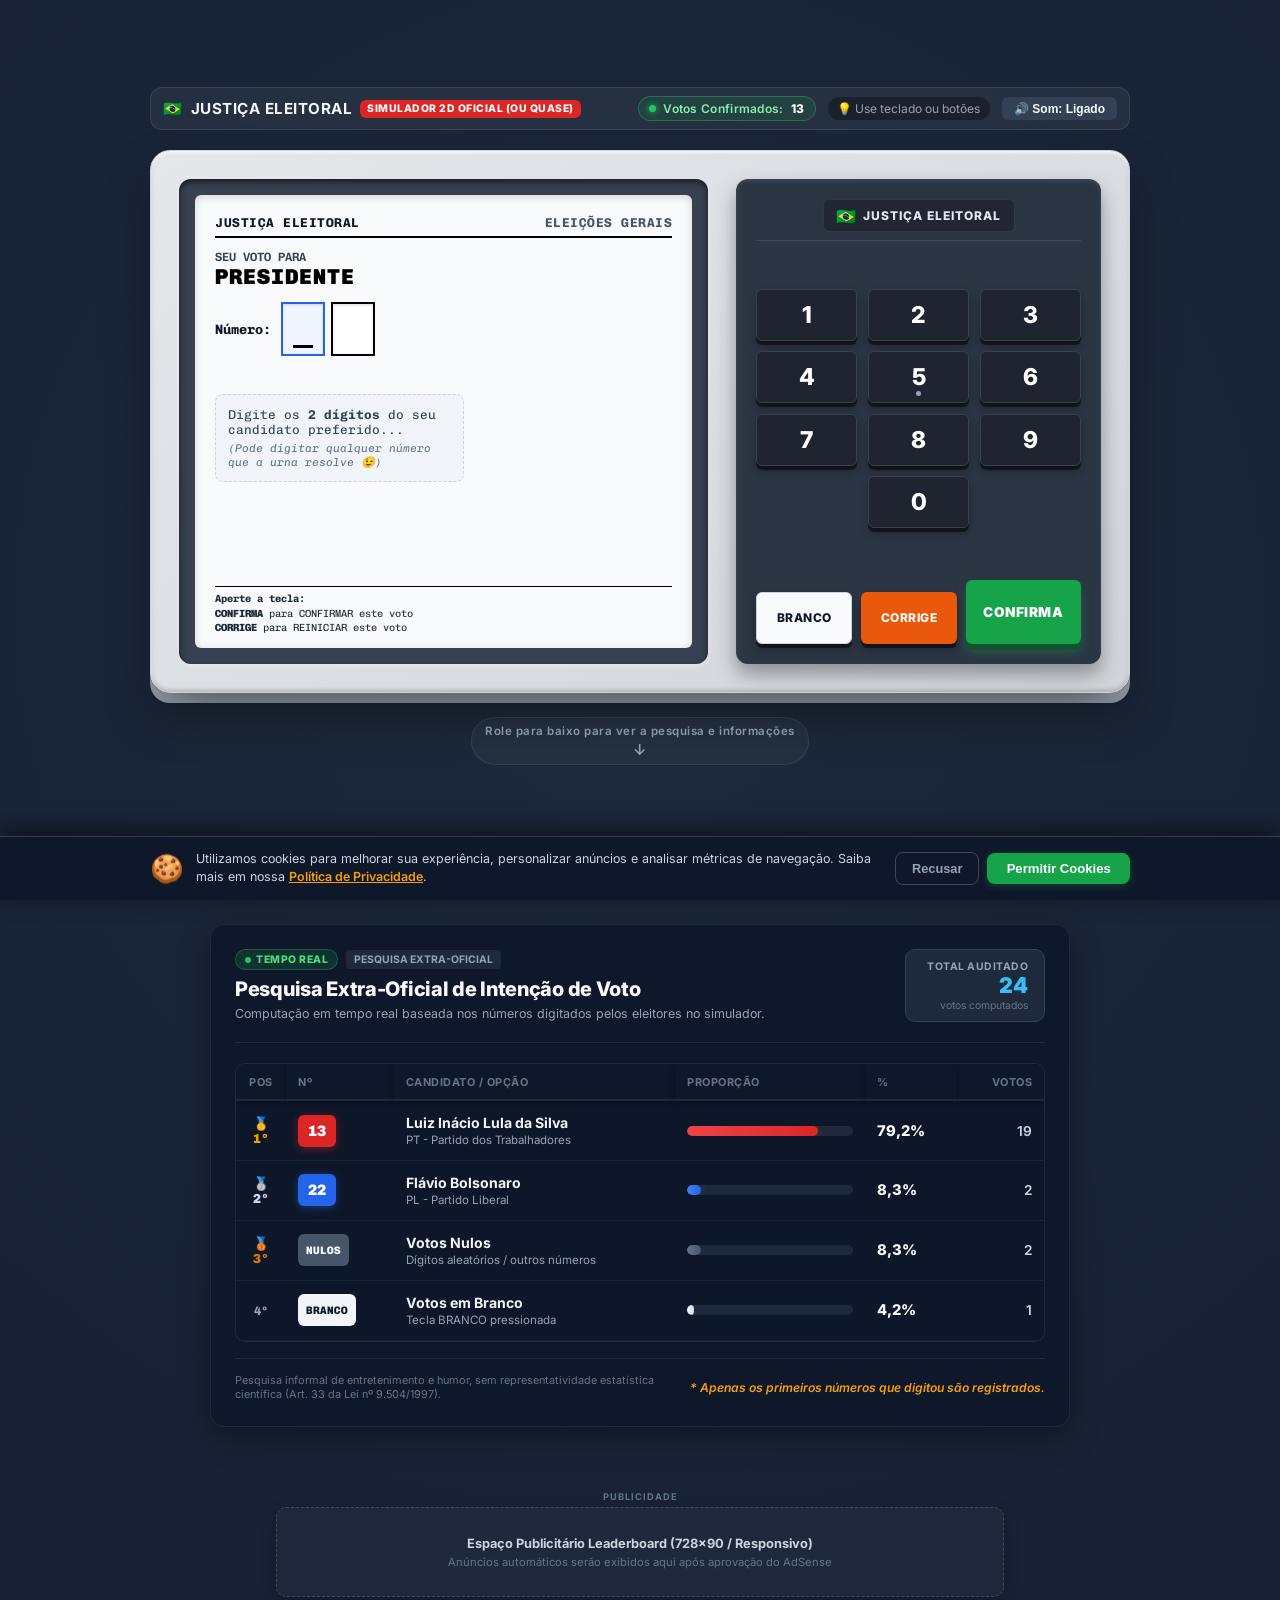
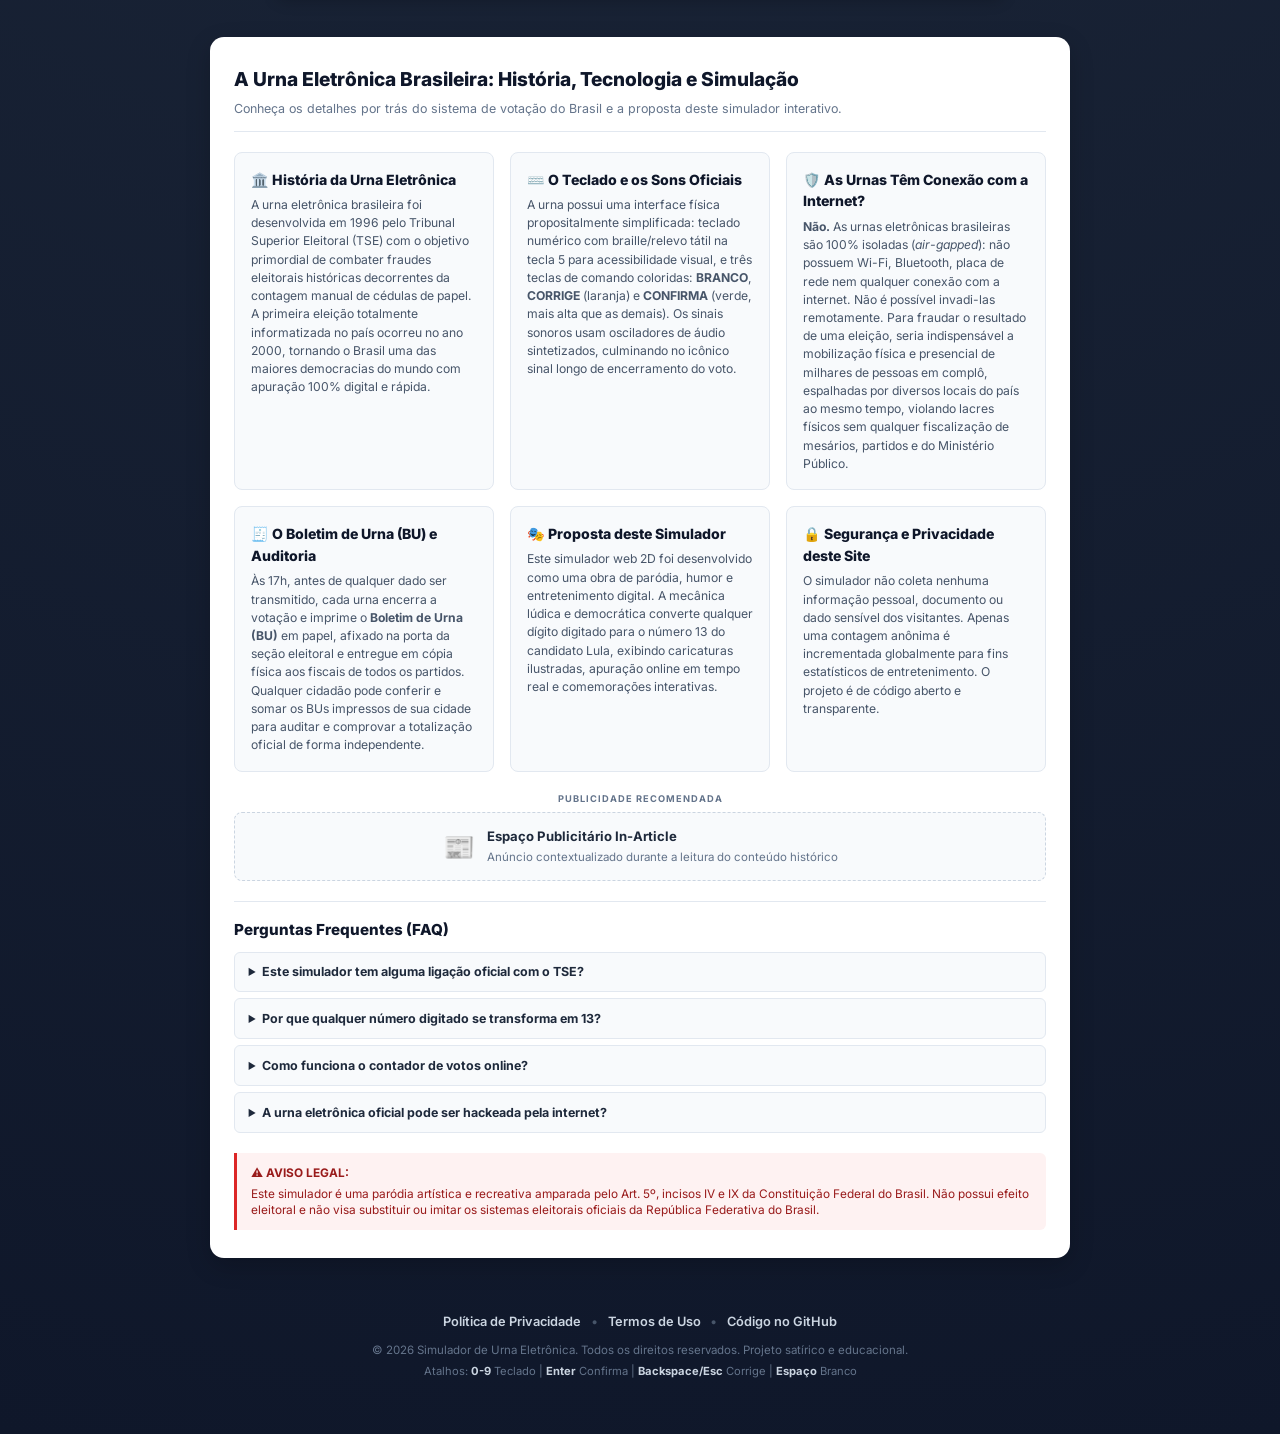
<file: index.html>
<!DOCTYPE html>
<html lang="pt-BR">
<head>
  <meta charset="UTF-8">
  <meta name="viewport" content="width=device-width, initial-scale=1.0">
  <title>Simulador de Urna Eletrônica - Edição Democrática 13</title>
  <link rel="stylesheet" href="style.css?v=20261001-v6">
  <link rel="preconnect" href="https://fonts.googleapis.com">
  <link rel="preconnect" href="https://fonts.gstatic.com" crossorigin>
  <link href="https://fonts.googleapis.com/css2?family=Chivo+Mono:wght@400;600;700;900&family=Inter:wght@400;600;700;800;900&display=swap" rel="stylesheet">
  
  <!-- Canonical URL -->
  <link rel="canonical" href="https://faz-o-l.blog.br/" />

  <!-- Google Site Verification (Search Console) -->
  <meta name="google-site-verification" content="azOBVmdZfU1jdBGXJviaBT6cCrATdrmuPpLKrvbahi8" />

  <!-- Google AdSense Oficial -->
  <script async src="https://pagead2.googlesyndication.com/pagead/js/adsbygoogle.js?client=ca-pub-9438965437296386"
       crossorigin="anonymous"></script>
</head>
<body>
  <div class="main-wrapper">
    <!-- First Screen Viewport (Simulador) -->
    <div class="first-screen-container">
      <!-- Top banner / Info bar -->
      <header class="top-bar">
      <div class="top-title">
        <span class="flag-icon">🇧🇷</span>
        <strong>JUSTIÇA ELEITORAL</strong>
        <span class="sub-badge">SIMULADOR 2D OFICIAL (OU QUASE)</span>
      </div>
      <div class="top-hints">
        <div class="online-votes-badge" id="online-votes-badge" title="Votos confirmados online em tempo real">
          <span class="live-dot"></span>
          <span class="live-label">Votos Confirmados:</span>
          <strong id="online-votes-count">26</strong>
        </div>
        <span class="hint-pill">💡 Use teclado ou botões</span>
        <button id="toggle-sound-btn" class="sound-toggle-btn" title="Ligar/Desligar Som">🔊 Som: Ligado</button>
      </div>
    </header>

    <!-- Wrapper com Urna e Arranha-céus Laterais (Desktop >= 1340px) -->
    <div class="urna-stage-wrapper">

      <!-- Skyscraper Esquerdo (160x600) -->
      <aside class="ad-skyscraper ad-skyscraper-left" aria-label="Anúncio Lateral Esquerdo">
        <span class="ad-micro-label">PUBLICIDADE</span>
        <div class="ad-slot-box">
          <!-- Bloco AdSense Arranha-céu Esquerdo (160x600) -->
          <!--
          <ins class="adsbygoogle"
               style="display:inline-block;width:160px;height:600px"
               data-ad-client="ca-pub-SEU_PUB_ID_AQUI"
               data-ad-slot="SLOT_SKYSCRAPER_ESQUERDO"></ins>
          <script>(adsbygoogle = window.adsbygoogle || []).push({});</script>
          -->
          <div class="ad-mock-slot">
            <span class="ad-mock-icon">📢</span>
            <span class="ad-mock-title">Espaço 160×600</span>
            <span class="ad-mock-sub">Arranha-céu Esquerdo</span>
            <span class="ad-mock-badge">100% Visível no Desktop</span>
          </div>
        </div>
      </aside>

      <!-- Urna Eletrônica Cabinet -->
      <main class="urna-casing" id="urna-casing">
      <!-- Left side: The Electoral Screen -->
      <section class="screen-section">
        <div class="screen-frame">
          <div class="screen-inner" id="screen">
            
            <!-- Standard Voting View -->
            <div id="view-voting" class="screen-view active">
              <div class="screen-header">
                <span class="header-electoral">JUSTIÇA ELEITORAL</span>
                <span class="header-step">ELEIÇÕES GERAIS</span>
              </div>

              <div class="voting-content">
                <!-- Left column: Vote info & candidate details -->
                <div class="vote-info-col">
                  <div class="role-title-wrap">
                    <span class="sub-label">SEU VOTO PARA</span>
                    <h2 class="role-label">PRESIDENTE</h2>
                  </div>

                  <!-- Number entry line -->
                  <div class="number-input-row">
                    <span class="number-label">Número:</span>
                    <div class="digits-box-container">
                      <div class="digit-box active" id="digit-1">
                        <span class="digit-val"></span>
                        <span class="cursor"></span>
                      </div>
                      <div class="digit-box" id="digit-2">
                        <span class="digit-val"></span>
                        <span class="cursor"></span>
                      </div>
                    </div>
                    <span id="magic-badge" class="magic-pill hidden">✨ Vontade Popular</span>
                  </div>

                  <!-- Candidate details (Shown when 13 is displayed) -->
                  <div class="candidate-details-box" id="candidate-details">
                    <div class="detail-line">
                      <span class="detail-label">Nome:</span>
                      <strong class="detail-val" id="cand-name">LUIZ INÁCIO LULA DA SILVA</strong>
                    </div>
                    <div class="detail-line">
                      <span class="detail-label">Partido:</span>
                      <span class="detail-val" id="cand-party">PT - PARTIDO DOS TRABALHADORES</span>
                    </div>
                    <div class="detail-line">
                      <span class="detail-label">Coligação:</span>
                      <span class="detail-val" id="cand-coligacao">BRASIL DA ESPERANÇA (FE BRASIL)</span>
                    </div>
                    <div class="detail-line">
                      <span class="detail-label">Vice-Pres.:</span>
                      <strong class="detail-val" id="cand-vice">GERALDO ALCKMIN</strong>
                    </div>

                    <!-- Comic quote bubble from Lula -->
                    <div class="speech-bubble" id="speech-bubble">
                      <div class="bubble-arrow"></div>
                      <span class="lula-star">⭐</span>
                      <p id="speech-text">"Companheiro! Sabia que no fundo você ia de 13! Faz o L! 👆"</p>
                    </div>
                  </div>

                  <!-- Fallback notice / typing prompt -->
                  <div class="initial-prompt" id="initial-prompt">
                    <p class="prompt-text">Digite os <strong>2 dígitos</strong> do seu candidato preferido...</p>
                    <p class="prompt-subtext">(Pode digitar qualquer número que a urna resolve 😉)</p>
                  </div>
                </div>

                <!-- Right column: Candidate photo boxes -->
                <div class="photos-col" id="photos-col">
                  <!-- President Photo Box -->
                  <div class="photo-card main-photo" id="photo-president-card">
                    <div class="photo-wrapper" id="lula-photo-wrapper">
                      <img src="[data-uri]" alt="Lula" class="candidate-img lula-img">
                      <div class="photo-badge-faz-l">FAZ O L! 👆 13</div>
                    </div>
                    <div class="photo-caption">PRESIDENTE</div>
                  </div>

                  <!-- Vice Photo Box (Alckmin) -->
                  <div class="photo-card vice-photo" id="photo-vice-card">
                    <div class="photo-wrapper vice-wrapper" id="geraldo-photo-wrapper">
                      <img src="[data-uri]" alt="Geraldo Alckmin" class="candidate-img geraldo-img">
                    </div>
                    <div class="photo-caption">VICE-PRESIDENTE</div>
                  </div>
                </div>
              </div>

              <!-- Bottom guidance lines -->
              <footer class="screen-instructions" id="screen-instructions">
                <div class="inst-divider"></div>
                <div class="inst-content">
                  <p class="inst-header">Aperte a tecla:</p>
                  <p class="inst-line"><strong>CONFIRMA</strong> para CONFIRMAR este voto</p>
                  <p class="inst-line"><strong>CORRIGE</strong> para REINICIAR este voto</p>
                </div>
              </footer>
            </div>

            <!-- "GRAVANDO" View -->
            <div id="view-gravando" class="screen-view">
              <div class="center-content">
                <div class="gravando-spinner"></div>
                <h1 class="gravando-text">GRAVANDO VOTO...</h1>
                <p class="gravando-sub">Registrando a vontade do povo 🇧🇷</p>
              </div>
            </div>

            <!-- "FIM" View -->
            <div id="view-fim" class="screen-view">
              <div class="fim-container">
                <h1 class="fim-title">FIM</h1>
                <div class="fim-badge">VOTOU! 🌟</div>
                <p class="fim-msg">Num vai comer picanha, Faz o L! 👆</p>

                <!-- Apuração Online -->
                <div class="fim-online-box">
                  <div class="fim-vote-tally">
                    🗳️ Voto nº <strong id="fim-vote-number">26</strong> registrado no Brasil
                  </div>
                  <div class="apuracao-mini">
                    <div class="apuracao-labels">
                      <span class="pt-label">⭐ LULA: 100%</span>
                      <span class="outros-label">OUTROS: 0%</span>
                    </div>
                    <div class="apuracao-bar">
                      <div class="apuracao-fill"></div>
                    </div>
                  </div>
                </div>

                <!-- Mini banner pós-voto na tela FIM -->
                <div class="fim-ad-wrapper">
                  <span class="ad-micro-label">PUBLICIDADE</span>
                  <div class="fim-ad-slot">
                    <!-- Bloco AdSense Pós-Voto FIM (Responsivo / 320x100) -->
                    <!--
                    <ins class="adsbygoogle"
                         style="display:block"
                         data-ad-client="ca-pub-SEU_PUB_ID_AQUI"
                         data-ad-slot="SLOT_FIM_ID"
                         data-ad-format="auto"
                         data-full-width-responsive="true"></ins>
                    <script>(adsbygoogle = window.adsbygoogle || []).push({});</script>
                    -->
                    <div class="fim-ad-placeholder">
                      <span>⭐ Espaço Publicitário Pós-Voto ⭐</span>
                    </div>
                  </div>
                </div>

                <button id="restart-btn" class="restart-btn">🗳️ Votar Novamente</button>
              </div>
              <div class="fim-voto-label">VOTO GRAVADO COM SUCESSO</div>
            </div>

          </div>
        </div>
      </section>

      <!-- Right side: The Tactile Keypad -->
      <section class="keypad-section">
        <div class="keypad-frame">
          <div class="keypad-brand">
            <div class="tse-logo-wrap">
              <span class="tse-flag">🇧🇷</span>
              <span class="tse-title">JUSTIÇA ELEITORAL</span>
            </div>
          </div>

          <!-- Numeric keypad grid -->
          <div class="num-grid">
            <button class="key num-key" data-key="1">1</button>
            <button class="key num-key" data-key="2">2</button>
            <button class="key num-key" data-key="3">3</button>
            <button class="key num-key" data-key="4">4</button>
            <button class="key num-key" data-key="5">
              5
              <!-- Tactile dot for accessibility -->
              <span class="tactile-dot"></span>
            </button>
            <button class="key num-key" data-key="6">6</button>
            <button class="key num-key" data-key="7">7</button>
            <button class="key num-key" data-key="8">8</button>
            <button class="key num-key" data-key="9">9</button>
            <div class="key-spacer"></div>
            <button class="key num-key" data-key="0">0</button>
            <div class="key-spacer"></div>
          </div>

          <!-- Bottom Action Buttons: BRANCO, CORRIGE, CONFIRMA -->
          <div class="action-grid">
            <button class="key action-key key-branco" id="btn-branco">BRANCO</button>
            <button class="key action-key key-corrige" id="btn-corrige">CORRIGE</button>
            <button class="key action-key key-confirma" id="btn-confirma">CONFIRMA</button>
          </div>
        </div>
      </section>
    </main>

      <!-- Skyscraper Direito (160x600) -->
      <aside class="ad-skyscraper ad-skyscraper-right" aria-label="Anúncio Lateral Direito">
        <span class="ad-micro-label">PUBLICIDADE</span>
        <div class="ad-slot-box">
          <!-- Bloco AdSense Arranha-céu Direito (160x600) -->
          <!--
          <ins class="adsbygoogle"
               style="display:inline-block;width:160px;height:600px"
               data-ad-client="ca-pub-SEU_PUB_ID_AQUI"
               data-ad-slot="SLOT_SKYSCRAPER_DIREITO"></ins>
          <script>(adsbygoogle = window.adsbygoogle || []).push({});</script>
          -->
          <div class="ad-mock-slot">
            <span class="ad-mock-icon">📢</span>
            <span class="ad-mock-title">Espaço 160×600</span>
            <span class="ad-mock-sub">Arranha-céu Direito</span>
            <span class="ad-mock-badge">100% Visível no Desktop</span>
          </div>
        </div>
      </aside>

    </div>

    <!-- Scroll down indicator -->
    <a href="#pesquisa-section" class="scroll-down-hint">
      <span class="scroll-text">Role para baixo para ver a pesquisa e informações</span>
      <span class="scroll-arrow">↓</span>
    </a>
  </div>

  <!-- Confetti Canvas for celebration -->
  <canvas id="confetti-canvas"></canvas>

  <!-- ===================================================================
       PESQUISA EXTRA-OFICIAL DE INTENÇÃO DE VOTO
       Localizada logo acima dos cards informativos e fora da tela principal
       =================================================================== -->
  <section class="pesquisa-section" id="pesquisa-section">
    <div class="pesquisa-card">
      <header class="pesquisa-header">
        <div class="pesquisa-title-area">
          <div class="pesquisa-badges">
            <span class="pesquisa-badge-live">
              <span class="pulse-dot"></span>
              TEMPO REAL
            </span>
            <span class="pesquisa-badge-tag">PESQUISA EXTRA-OFICIAL</span>
          </div>
          <h2 class="pesquisa-title">Pesquisa Extra-Oficial de Intenção de Voto</h2>
          <p class="pesquisa-sub">Computação em tempo real baseada nos números digitados pelos eleitores no simulador.</p>
        </div>
        <div class="pesquisa-meta-total">
          <span class="pesquisa-total-label">Total Auditado</span>
          <strong id="pesquisa-total-val" class="font-mono">24</strong>
          <small class="pesquisa-total-sub">votos computados</small>
        </div>
      </header>

      <div class="pesquisa-table-container">
        <div class="pesquisa-table-scroll custom-scrollbar">
          <table class="pesquisa-table" id="pesquisa-table">
            <thead>
              <tr>
                <th class="col-pos">Pos</th>
                <th class="col-num">Nº</th>
                <th class="col-cand">Candidato / Opção</th>
                <th class="col-bar">Proporção</th>
                <th class="col-pct">%</th>
                <th class="col-votos text-right">Votos</th>
              </tr>
            </thead>
            <tbody id="pesquisa-tbody">
              <!-- 1º: Lula 13 -->
              <tr class="row-candidato row-13" id="row-cand-13">
                <td class="col-pos"><span class="pos-badge pos-1">🥇 1º</span></td>
                <td class="col-num"><span class="cand-badge badge-13">13</span></td>
                <td class="col-cand">
                  <div class="cand-info">
                    <div class="cand-name-row">
                      <strong class="cand-name">Luiz Inácio Lula da Silva</strong>
                    </div>
                    <span class="cand-party">PT - Partido dos Trabalhadores</span>
                  </div>
                </td>
                <td class="col-bar">
                  <div class="progress-track"><div class="progress-fill fill-13" style="width: 79.2%;"></div></div>
                </td>
                <td class="col-pct"><strong class="pct-val font-mono">79,2%</strong></td>
                <td class="col-votos text-right"><span class="votos-val font-mono">19</span></td>
              </tr>
              <!-- 2º: Flávio Bolsonaro 22 -->
              <tr class="row-candidato row-22" id="row-cand-22">
                <td class="col-pos"><span class="pos-badge pos-2">🥈 2º</span></td>
                <td class="col-num"><span class="cand-badge badge-22">22</span></td>
                <td class="col-cand">
                  <div class="cand-info">
                    <div class="cand-name-row">
                      <strong class="cand-name">Flávio Bolsonaro</strong>
                    </div>
                    <span class="cand-party">PL - Partido Liberal</span>
                  </div>
                </td>
                <td class="col-bar">
                  <div class="progress-track"><div class="progress-fill fill-22" style="width: 8.3%;"></div></div>
                </td>
                <td class="col-pct"><strong class="pct-val font-mono">8,3%</strong></td>
                <td class="col-votos text-right"><span class="votos-val font-mono">2</span></td>
              </tr>
              <!-- 3º: Nulos -->
              <tr class="row-candidato row-nulos" id="row-cand-nulos">
                <td class="col-pos"><span class="pos-badge pos-3">🥉 3º</span></td>
                <td class="col-num"><span class="cand-badge badge-nulos">NULOS</span></td>
                <td class="col-cand">
                  <div class="cand-info">
                    <div class="cand-name-row">
                      <strong class="cand-name">Votos Nulos</strong>
                    </div>
                    <span class="cand-party">Dígitos aleatórios / outros números</span>
                  </div>
                </td>
                <td class="col-bar">
                  <div class="progress-track"><div class="progress-fill fill-nulos" style="width: 8.3%;"></div></div>
                </td>
                <td class="col-pct"><strong class="pct-val font-mono">8,3%</strong></td>
                <td class="col-votos text-right"><span class="votos-val font-mono">2</span></td>
              </tr>
              <!-- 4º: Branco -->
              <tr class="row-candidato row-branco" id="row-cand-branco">
                <td class="col-pos"><span class="pos-badge">4º</span></td>
                <td class="col-num"><span class="cand-badge badge-branco">BRANCO</span></td>
                <td class="col-cand">
                  <div class="cand-info">
                    <div class="cand-name-row">
                      <strong class="cand-name">Votos em Branco</strong>
                    </div>
                    <span class="cand-party">Tecla BRANCO pressionada</span>
                  </div>
                </td>
                <td class="col-bar">
                  <div class="progress-track"><div class="progress-fill fill-branco" style="width: 4.2%;"></div></div>
                </td>
                <td class="col-pct"><strong class="pct-val font-mono">4,2%</strong></td>
                <td class="col-votos text-right"><span class="votos-val font-mono">1</span></td>
              </tr>
            </tbody>
          </table>
        </div>
      </div>

      <!-- Rodapé da tabela com as letras miúdas no cantinho -->
      <footer class="pesquisa-footer">
        <div class="pesquisa-footer-left">
          <span class="pesquisa-disclaimer-legal">Pesquisa informal de entretenimento e humor, sem representatividade estatística científica (Art. 33 da Lei nº 9.504/1997).</span>
        </div>
        <div class="pesquisa-footer-right">
          <small class="pesquisa-fineprint">* Apenas os primeiros números que digitou são registrados.</small>
        </div>
      </footer>
    </div>
  </section>

  <!-- ===================================================================
       ANÚNCIO HORIZONTAL SEPARANDO A TABELA DOS CARDS
       =================================================================== -->
  <section class="ad-container-wrap" id="ad-container-divider">
    <span class="ad-micro-label">PUBLICIDADE</span>
    <div class="ad-placeholder-banner">
      <!-- Bloco Google AdSense Leaderboard Horizontal (728x90 / Responsivo) -->
      <ins class="adsbygoogle"
           style="display:block"
           data-ad-client="ca-pub-9438965437296386"
           data-ad-slot="auto"
           data-ad-format="auto"
           data-full-width-responsive="true"></ins>
      <script>
           (adsbygoogle = window.adsbygoogle || []).push({});
      </script>
      <div class="ad-banner-mock">
        <span class="ad-banner-title">Espaço Publicitário Leaderboard (728×90 / Responsivo)</span>
        <span class="ad-banner-sub">Anúncios automáticos serão exibidos aqui após aprovação do AdSense</span>
      </div>
    </div>
  </section>

  <!-- Informative Article & About Section (Essential for Google AdSense Approval) -->
  <article class="article-section">
      <header class="article-header">
        <h2>A Urna Eletrônica Brasileira: História, Tecnologia e Simulação</h2>
        <p class="article-subtitle">Conheça os detalhes por trás do sistema de votação do Brasil e a proposta deste simulador interativo.</p>
      </header>

      <div class="article-grid">
        <div class="article-card">
          <h3>🏛️ História da Urna Eletrônica</h3>
          <p>A urna eletrônica brasileira foi desenvolvida em 1996 pelo Tribunal Superior Eleitoral (TSE) com o objetivo primordial de combater fraudes eleitorais históricas decorrentes da contagem manual de cédulas de papel. A primeira eleição totalmente informatizada no país ocorreu no ano 2000, tornando o Brasil uma das maiores democracias do mundo com apuração 100% digital e rápida.</p>
        </div>

        <div class="article-card">
          <h3>⌨️ O Teclado e os Sons Oficiais</h3>
          <p>A urna possui uma interface física propositalmente simplificada: teclado numérico com braille/relevo tátil na tecla 5 para acessibilidade visual, e três teclas de comando coloridas: <strong>BRANCO</strong>, <strong>CORRIGE</strong> (laranja) e <strong>CONFIRMA</strong> (verde, mais alta que as demais). Os sinais sonoros usam osciladores de áudio sintetizados, culminando no icônico sinal longo de encerramento do voto.</p>
        </div>

        <div class="article-card">
          <h3>🛡️ As Urnas Têm Conexão com a Internet?</h3>
          <p><strong>Não.</strong> As urnas eletrônicas brasileiras são 100% isoladas (<em>air-gapped</em>): não possuem Wi-Fi, Bluetooth, placa de rede nem qualquer conexão com a internet. Não é possível invadi-las remotamente. Para fraudar o resultado de uma eleição, seria indispensável a mobilização física e presencial de milhares de pessoas em complô, espalhadas por diversos locais do país ao mesmo tempo, violando lacres físicos sem qualquer fiscalização de mesários, partidos e do Ministério Público.</p>
        </div>

        <div class="article-card">
          <h3>🧾 O Boletim de Urna (BU) e Auditoria</h3>
          <p>Às 17h, antes de qualquer dado ser transmitido, cada urna encerra a votação e imprime o <strong>Boletim de Urna (BU)</strong> em papel, afixado na porta da seção eleitoral e entregue em cópia física aos fiscais de todos os partidos. Qualquer cidadão pode conferir e somar os BUs impressos de sua cidade para auditar e comprovar a totalização oficial de forma independente.</p>
        </div>

        <div class="article-card">
          <h3>🎭 Proposta deste Simulador</h3>
          <p>Este simulador web 2D foi desenvolvido como uma obra de paródia, humor e entretenimento digital. A mecânica lúdica e democrática converte qualquer dígito digitado para o número 13 do candidato Lula, exibindo caricaturas ilustradas, apuração online em tempo real e comemorações interativas.</p>
        </div>

        <div class="article-card">
          <h3>🔒 Segurança e Privacidade deste Site</h3>
          <p>O simulador não coleta nenhuma informação pessoal, documento ou dado sensível dos visitantes. Apenas uma contagem anônima é incrementada globalmente para fins estatísticos de entretenimento. O projeto é de código aberto e transparente.</p>
        </div>
      </div>

      <!-- Bloco de Anúncio AdSense In-Article (Fluido e Integrado ao Conteúdo) -->
      <div class="in-article-ad-wrap">
        <span class="ad-micro-label">PUBLICIDADE RECOMENDADA</span>
        <div class="in-article-slot">
          <!--
          <ins class="adsbygoogle"
               style="display:block; text-align:center;"
               data-ad-layout="in-article"
               data-ad-format="fluid"
               data-ad-client="ca-pub-SEU_PUB_ID_AQUI"
               data-ad-slot="SLOT_IN_ARTICLE_ID"></ins>
          <script>(adsbygoogle = window.adsbygoogle || []).push({});</script>
          -->
          <div class="in-article-mock">
            <span class="in-article-icon">📰</span>
            <div class="in-article-text">
              <strong>Espaço Publicitário In-Article</strong>
              <small>Anúncio contextualizado durante a leitura do conteúdo histórico</small>
            </div>
          </div>
        </div>
      </div>

      <!-- FAQ Section -->
      <section class="faq-section">
        <h3>Perguntas Frequentes (FAQ)</h3>
        <details class="faq-item">
          <summary>Este simulador tem alguma ligação oficial com o TSE?</summary>
          <p>Não. Trata-se de uma aplicação independente e recreativa para a web. Não possui vínculo com partidos ou órgãos governamentais.</p>
        </details>
        <details class="faq-item">
          <summary>Por que qualquer número digitado se transforma em 13?</summary>
          <p>Essa é a mecânica satírica e bem-humorada central do simulador, criada para entretenimento e descontração dos usuários na internet.</p>
        </details>
        <details class="faq-item">
          <summary>Como funciona o contador de votos online?</summary>
          <p>A cada confirmação de voto, um evento de contagem anônima é enviado para um serviço de contagem na nuvem, totalizando os votos em tempo real.</p>
        </details>
        <details class="faq-item">
          <summary>A urna eletrônica oficial pode ser hackeada pela internet?</summary>
          <p>Não. As urnas não possuem conexão com a internet, Wi-Fi ou Bluetooth, sendo 100% isoladas fisicamente (air-gapped). Para alterar o resultado de uma eleição, seria necessário um complô presencial de milhares de pessoas em diversas cidades simultaneamente, violando lacres físicos e adulterando os Boletins de Urna (BUs) impressos na frente dos fiscais antes de qualquer transmissão.</p>
        </details>
      </section>

      <!-- Legal Disclaimer Box -->
      <div class="disclaimer-box">
        <strong>⚠️ AVISO LEGAL:</strong>
        <p>Este simulador é uma paródia artística e recreativa amparada pelo Art. 5º, incisos IV e IX da Constituição Federal do Brasil. Não possui efeito eleitoral e não visa substituir ou imitar os sistemas eleitorais oficiais da República Federativa do Brasil.</p>
      </div>
    </article>

    <!-- Footer with legal links -->
    <footer class="app-footer">
      <div class="footer-links">
        <a href="privacidade.html">Política de Privacidade</a>
        <span class="sep">•</span>
        <a href="termos.html">Termos de Uso</a>
        <span class="sep">•</span>
        <a href="https://github.com/ofelipelz/urna-lula-13" target="_blank" rel="noopener">Código no GitHub</a>
      </div>
      <p class="copyright-line">© 2026 Simulador de Urna Eletrônica. Todos os direitos reservados. Projeto satírico e educacional.</p>
      <div class="shortcuts-legend">
        <span>Atalhos: <strong>0-9</strong> Teclado | <strong>Enter</strong> Confirma | <strong>Backspace/Esc</strong> Corrige | <strong>Espaço</strong> Branco</span>
      </div>
    </footer>
  </div>

  <!-- Mobile Sticky Anchor Ad (Flutuante fixo no rodapé para smartphones) -->
  <aside class="mobile-sticky-ad" id="mobile-sticky-ad" aria-label="Publicidade Móvel Flutuante">
    <div class="mobile-sticky-inner">
      <div class="mobile-sticky-top-bar">
        <span class="mobile-sticky-label">PUBLICIDADE</span>
        <button class="mobile-sticky-close" id="close-sticky-ad" title="Fechar anúncio" aria-label="Fechar anúncio">✕ Fechar</button>
      </div>
      <div class="mobile-sticky-content">
        <!-- Bloco AdSense Anchor Banner Mobile (320x50 / Responsivo) -->
        <!--
        <ins class="adsbygoogle"
             style="display:inline-block;width:320px;height:50px"
             data-ad-client="ca-pub-SEU_PUB_ID_AQUI"
             data-ad-slot="SLOT_STICKY_MOBILE_ID"></ins>
        <script>(adsbygoogle = window.adsbygoogle || []).push({});</script>
        -->
        <div class="mobile-ad-mock">
          <span>📱 Anúncio Mobile Flutuante (100% Visível)</span>
        </div>
      </div>
    </div>
  </aside>

  <!-- Cookie Consent Banner (LGPD / Padrão Web) -->
  <aside class="cookie-consent-banner" id="cookie-consent-banner" aria-label="Aviso de Cookies e Privacidade">
    <div class="cookie-consent-content">
      <div class="cookie-consent-text">
        <span class="cookie-icon">🍪</span>
        <p>
          Utilizamos cookies para melhorar sua experiência, personalizar anúncios e analisar métricas de navegação. Saiba mais em nossa <a href="privacidade.html">Política de Privacidade</a>.
        </p>
      </div>
      <div class="cookie-consent-actions">
        <button id="reject-cookies-btn" class="cookie-btn cookie-btn-reject">Recusar</button>
        <button id="accept-cookies-btn" class="cookie-btn cookie-btn-accept">Permitir Cookies</button>
      </div>
    </div>
  </aside>

  <script src="script.js?v=20261001-v5"></script>
</body>
</html>
</file>
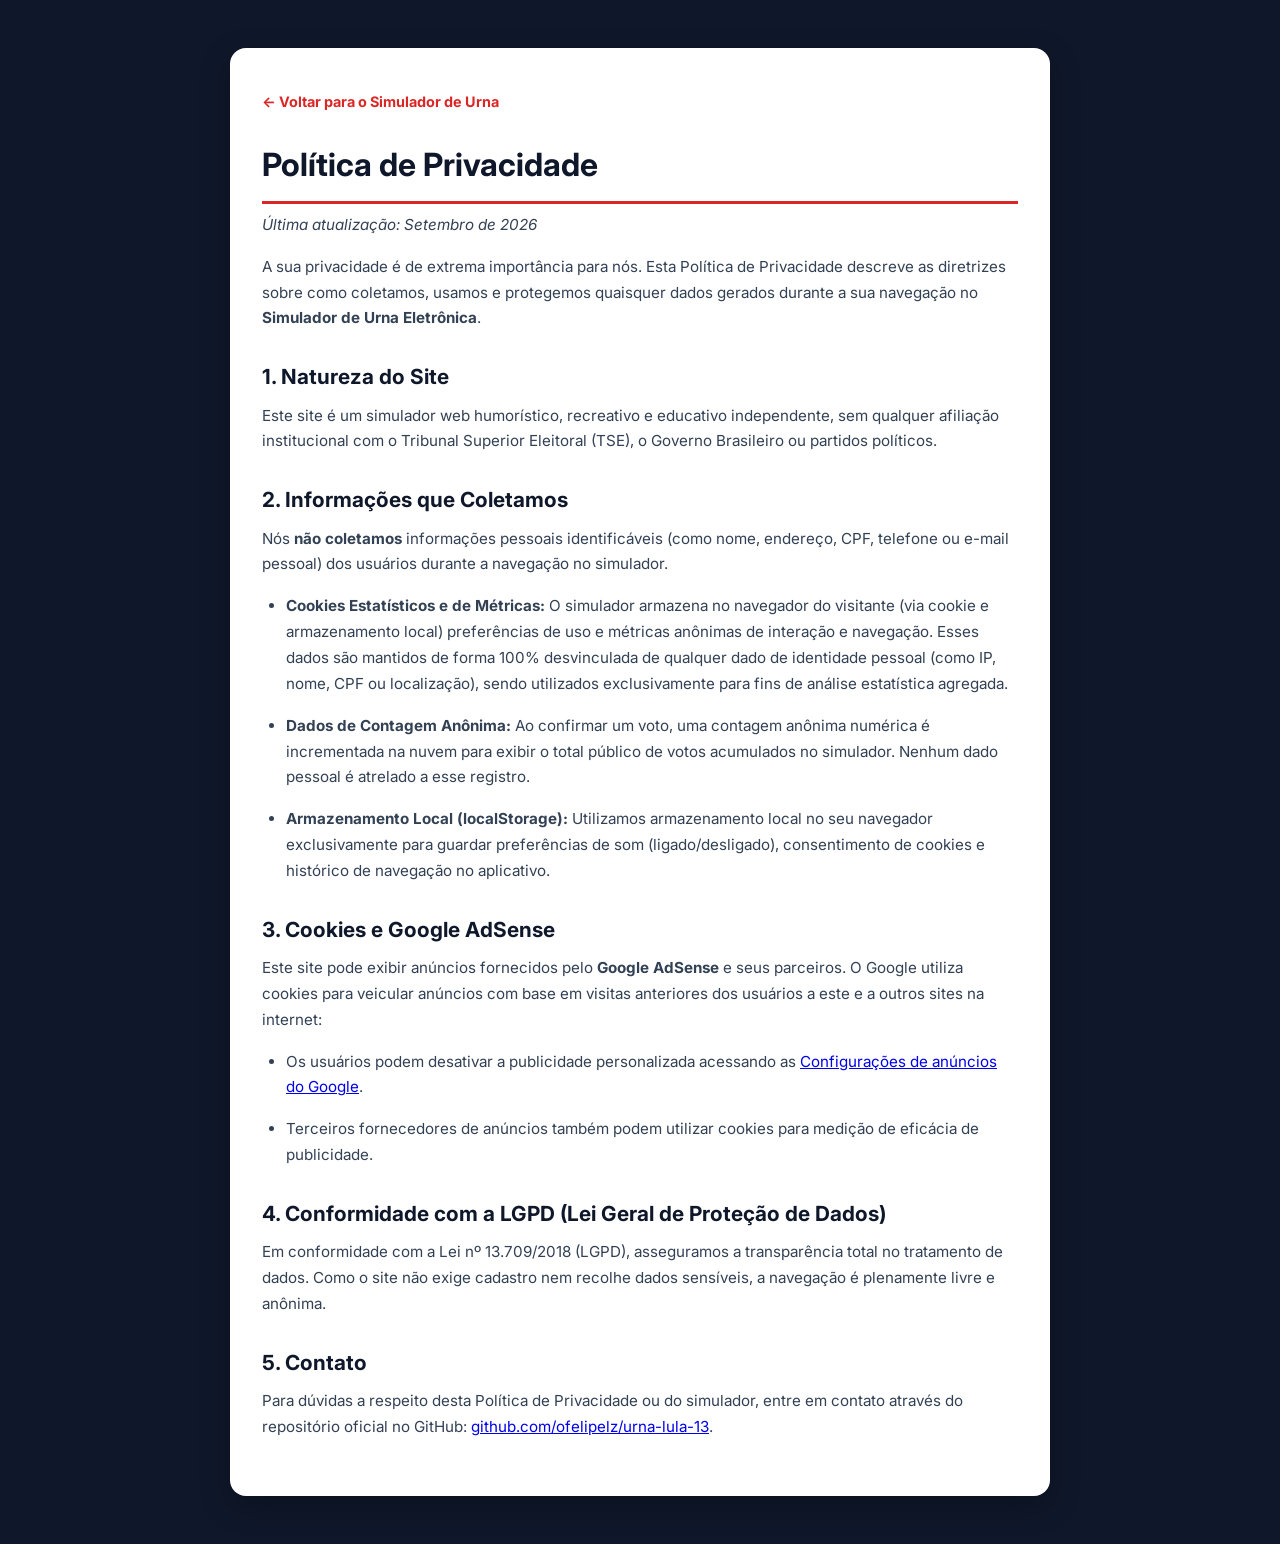
<file: privacidade.html>
<!DOCTYPE html>
<html lang="pt-BR">
<head>
  <meta charset="UTF-8">
  <meta name="viewport" content="width=device-width, initial-scale=1.0">
  <title>Política de Privacidade - Simulador de Urna Eletrônica</title>
  <link rel="stylesheet" href="style.css">
  <link rel="preconnect" href="https://fonts.googleapis.com">
  <link rel="preconnect" href="https://fonts.gstatic.com" crossorigin>
  <link href="https://fonts.googleapis.com/css2?family=Inter:wght@400;600;700;800&family=Chivo+Mono:wght@700&display=swap" rel="stylesheet">
  <style>
    .legal-page {
      max-width: 820px;
      margin: 2rem auto;
      background: #ffffff;
      color: #1e293b;
      padding: 2.5rem 2rem;
      border-radius: 16px;
      box-shadow: 0 10px 30px rgba(0, 0, 0, 0.25);
      line-height: 1.7;
    }
    .legal-page h1 {
      font-size: 2rem;
      color: #0f172a;
      margin-bottom: 0.5rem;
      border-bottom: 3px solid #dc2626;
      padding-bottom: 0.5rem;
    }
    .legal-page h2 {
      font-size: 1.3rem;
      color: #0f172a;
      margin-top: 1.75rem;
      margin-bottom: 0.5rem;
    }
    .legal-page p, .legal-page li {
      font-size: 0.95rem;
      color: #334155;
      margin-bottom: 1rem;
    }
    .legal-page ul {
      padding-left: 1.5rem;
      margin-bottom: 1rem;
    }
    .back-home-link {
      display: inline-block;
      margin-bottom: 1.5rem;
      color: #dc2626;
      font-weight: 700;
      text-decoration: none;
      font-size: 0.9rem;
    }
    .back-home-link:hover {
      text-decoration: underline;
    }
  </style>
</head>
<body style="background: #0f172a; min-height: 100vh; padding: 1rem;">
  <div class="legal-page">
    <a href="index.html" class="back-home-link">← Voltar para o Simulador de Urna</a>
    
    <h1>Política de Privacidade</h1>
    <p><em>Última atualização: Setembro de 2026</em></p>

    <p>A sua privacidade é de extrema importância para nós. Esta Política de Privacidade descreve as diretrizes sobre como coletamos, usamos e protegemos quaisquer dados gerados durante a sua navegação no <strong>Simulador de Urna Eletrônica</strong>.</p>

    <h2>1. Natureza do Site</h2>
    <p>Este site é um simulador web humorístico, recreativo e educativo independente, sem qualquer afiliação institucional com o Tribunal Superior Eleitoral (TSE), o Governo Brasileiro ou partidos políticos.</p>

    <h2>2. Informações que Coletamos</h2>
    <p>Nós <strong>não coletamos</strong> informações pessoais identificáveis (como nome, endereço, CPF, telefone ou e-mail pessoal) dos usuários durante a navegação no simulador.</p>
    <ul>
      <li><strong>Cookies Estatísticos e de Métricas:</strong> O simulador armazena no navegador do visitante (via cookie e armazenamento local) preferências de uso e métricas anônimas de interação e navegação. Esses dados são mantidos de forma 100% desvinculada de qualquer dado de identidade pessoal (como IP, nome, CPF ou localização), sendo utilizados exclusivamente para fins de análise estatística agregada.</li>
      <li><strong>Dados de Contagem Anônima:</strong> Ao confirmar um voto, uma contagem anônima numérica é incrementada na nuvem para exibir o total público de votos acumulados no simulador. Nenhum dado pessoal é atrelado a esse registro.</li>
      <li><strong>Armazenamento Local (localStorage):</strong> Utilizamos armazenamento local no seu navegador exclusivamente para guardar preferências de som (ligado/desligado), consentimento de cookies e histórico de navegação no aplicativo.</li>
    </ul>

    <h2>3. Cookies e Google AdSense</h2>
    <p>Este site pode exibir anúncios fornecidos pelo <strong>Google AdSense</strong> e seus parceiros. O Google utiliza cookies para veicular anúncios com base em visitas anteriores dos usuários a este e a outros sites na internet:</p>
    <ul>
      <li>Os usuários podem desativar a publicidade personalizada acessando as <a href="https://www.google.com/settings/ads" target="_blank" rel="noopener">Configurações de anúncios do Google</a>.</li>
      <li>Terceiros fornecedores de anúncios também podem utilizar cookies para medição de eficácia de publicidade.</li>
    </ul>

    <h2>4. Conformidade com a LGPD (Lei Geral de Proteção de Dados)</h2>
    <p>Em conformidade com a Lei nº 13.709/2018 (LGPD), asseguramos a transparência total no tratamento de dados. Como o site não exige cadastro nem recolhe dados sensíveis, a navegação é plenamente livre e anônima.</p>

    <h2>5. Contato</h2>
    <p>Para dúvidas a respeito desta Política de Privacidade ou do simulador, entre em contato através do repositório oficial no GitHub: <a href="https://github.com/ofelipelz/urna-lula-13" target="_blank" rel="noopener">github.com/ofelipelz/urna-lula-13</a>.</p>
  </div>
</body>
</html>
</file>
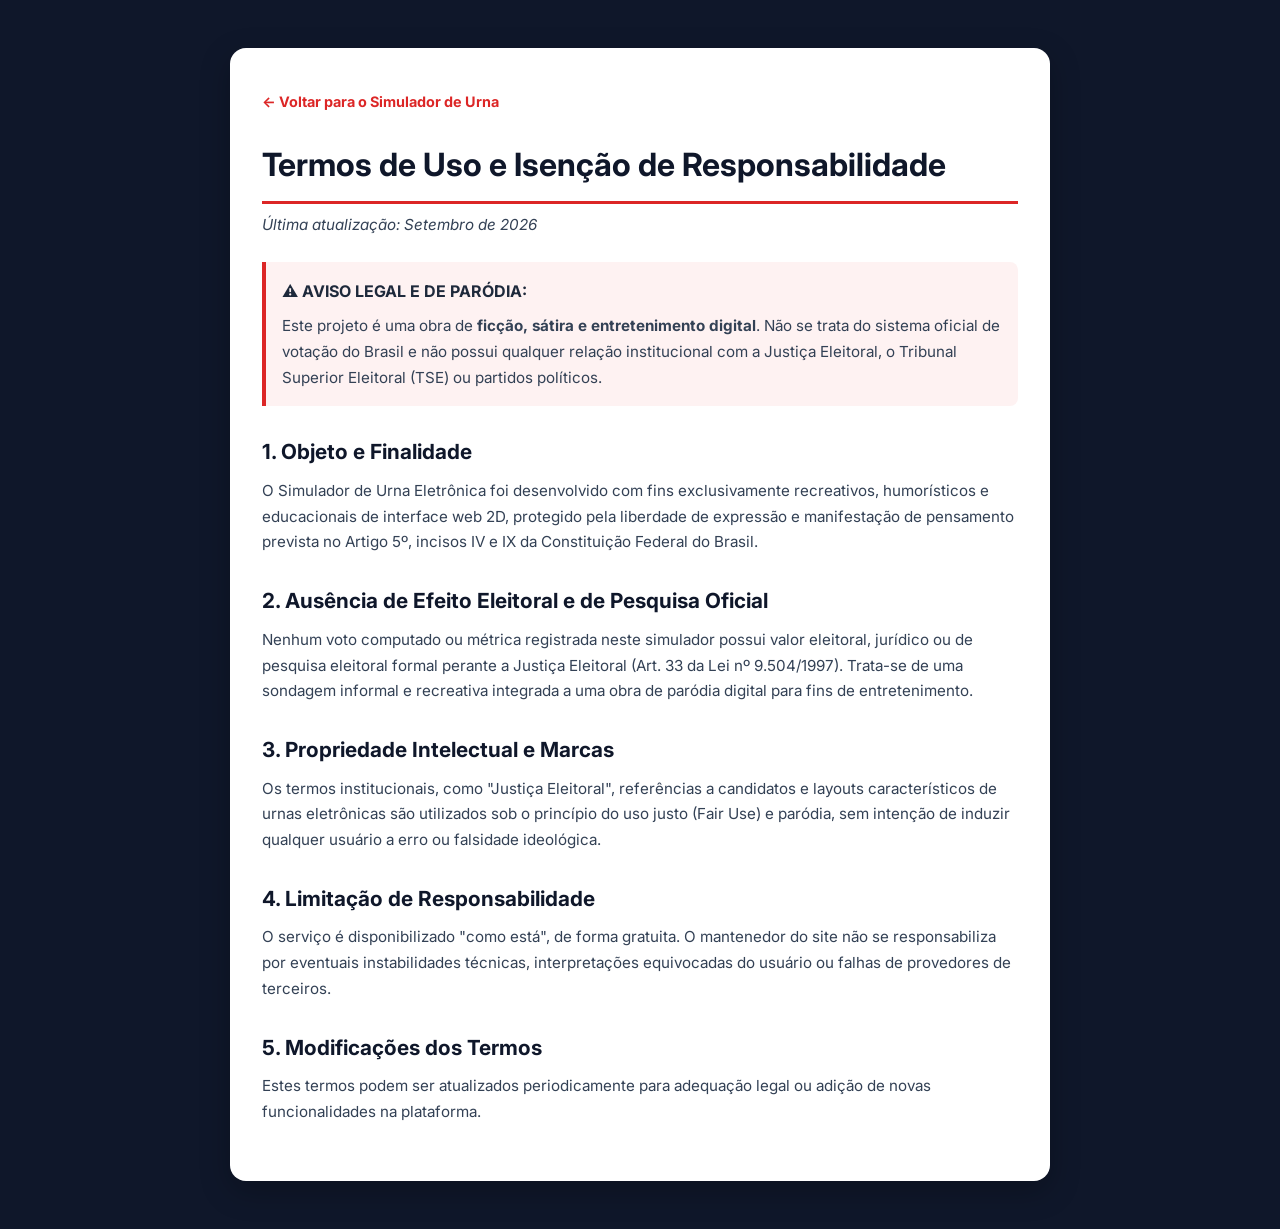
<file: termos.html>
<!DOCTYPE html>
<html lang="pt-BR">
<head>
  <meta charset="UTF-8">
  <meta name="viewport" content="width=device-width, initial-scale=1.0">
  <title>Termos de Uso e Aviso Legal - Simulador de Urna Eletrônica</title>
  <link rel="stylesheet" href="style.css">
  <link rel="preconnect" href="https://fonts.googleapis.com">
  <link rel="preconnect" href="https://fonts.gstatic.com" crossorigin>
  <link href="https://fonts.googleapis.com/css2?family=Inter:wght@400;600;700;800&family=Chivo+Mono:wght@700&display=swap" rel="stylesheet">
  <style>
    .legal-page {
      max-width: 820px;
      margin: 2rem auto;
      background: #ffffff;
      color: #1e293b;
      padding: 2.5rem 2rem;
      border-radius: 16px;
      box-shadow: 0 10px 30px rgba(0, 0, 0, 0.25);
      line-height: 1.7;
    }
    .legal-page h1 {
      font-size: 2rem;
      color: #0f172a;
      margin-bottom: 0.5rem;
      border-bottom: 3px solid #dc2626;
      padding-bottom: 0.5rem;
    }
    .legal-page h2 {
      font-size: 1.3rem;
      color: #0f172a;
      margin-top: 1.75rem;
      margin-bottom: 0.5rem;
    }
    .legal-page p, .legal-page li {
      font-size: 0.95rem;
      color: #334155;
      margin-bottom: 1rem;
    }
    .legal-page ul {
      padding-left: 1.5rem;
      margin-bottom: 1rem;
    }
    .alert-box {
      background: #fef2f2;
      border-left: 4px solid #dc2626;
      padding: 1rem;
      margin: 1.5rem 0;
      border-radius: 0 8px 8px 0;
    }
    .back-home-link {
      display: inline-block;
      margin-bottom: 1.5rem;
      color: #dc2626;
      font-weight: 700;
      text-decoration: none;
      font-size: 0.9rem;
    }
    .back-home-link:hover {
      text-decoration: underline;
    }
  </style>
</head>
<body style="background: #0f172a; min-height: 100vh; padding: 1rem;">
  <div class="legal-page">
    <a href="index.html" class="back-home-link">← Voltar para o Simulador de Urna</a>
    
    <h1>Termos de Uso e Isenção de Responsabilidade</h1>
    <p><em>Última atualização: Setembro de 2026</em></p>

    <div class="alert-box">
      <strong>⚠️ AVISO LEGAL E DE PARÓDIA:</strong>
      <p style="margin: 0.5rem 0 0;">Este projeto é uma obra de <strong>ficção, sátira e entretenimento digital</strong>. Não se trata do sistema oficial de votação do Brasil e não possui qualquer relação institucional com a Justiça Eleitoral, o Tribunal Superior Eleitoral (TSE) ou partidos políticos.</p>
    </div>

    <h2>1. Objeto e Finalidade</h2>
    <p>O Simulador de Urna Eletrônica foi desenvolvido com fins exclusivamente recreativos, humorísticos e educacionais de interface web 2D, protegido pela liberdade de expressão e manifestação de pensamento prevista no Artigo 5º, incisos IV e IX da Constituição Federal do Brasil.</p>

    <h2>2. Ausência de Efeito Eleitoral e de Pesquisa Oficial</h2>
    <p>Nenhum voto computado ou métrica registrada neste simulador possui valor eleitoral, jurídico ou de pesquisa eleitoral formal perante a Justiça Eleitoral (Art. 33 da Lei nº 9.504/1997). Trata-se de uma sondagem informal e recreativa integrada a uma obra de paródia digital para fins de entretenimento.</p>

    <h2>3. Propriedade Intelectual e Marcas</h2>
    <p>Os termos institucionais, como "Justiça Eleitoral", referências a candidatos e layouts característicos de urnas eletrônicas são utilizados sob o princípio do uso justo (Fair Use) e paródia, sem intenção de induzir qualquer usuário a erro ou falsidade ideológica.</p>

    <h2>4. Limitação de Responsabilidade</h2>
    <p>O serviço é disponibilizado "como está", de forma gratuita. O mantenedor do site não se responsabiliza por eventuais instabilidades técnicas, interpretações equivocadas do usuário ou falhas de provedores de terceiros.</p>

    <h2>5. Modificações dos Termos</h2>
    <p>Estes termos podem ser atualizados periodicamente para adequação legal ou adição de novas funcionalidades na plataforma.</p>
  </div>
</body>
</html>
</file>
<file: style.css>
/* =========================================================
   SIMULADOR DE URNA ELETRÔNICA - ESTILIZAÇÃO COMPLETA
   ========================================================= */

:root {
  --urna-case-color: #d1d5db;
  --urna-case-shadow: #9ca3af;
  --urna-case-light: #f3f4f6;
  --screen-bezel: #374151;
  --screen-bg: #f8fafc;
  --screen-text: #0f172a;
  
  --key-num-bg: #1e2530;
  --key-num-hover: #2d3748;
  --key-num-active: #111827;
  --key-num-text: #ffffff;
  
  --key-branco-bg: #f8fafc;
  --key-branco-text: #0f172a;
  --key-corrige-bg: #ea580c;
  --key-corrige-hover: #c2410c;
  --key-corrige-text: #ffffff;
  --key-confirma-bg: #16a34a;
  --key-confirma-hover: #15803d;
  --key-confirma-text: #ffffff;
  
  --pt-red: #dc2626;
  --star-yellow: #f59e0b;
}

* {
  box-sizing: border-box;
  margin: 0;
  padding: 0;
  user-select: none;
}

body {
  font-family: 'Inter', system-ui, -apple-system, sans-serif;
  background: radial-gradient(circle at 50% 20%, #1e293b 0%, #0f172a 100%);
  color: #f1f5f9;
  min-height: 100vh;
  display: flex;
  flex-direction: column;
  align-items: center;
  justify-content: flex-start;
  padding: 1.5rem 1rem 3.5rem;
  overflow-x: hidden;
  scroll-behavior: smooth;
}

.main-wrapper {
  display: flex;
  flex-direction: column;
  align-items: center;
  width: 100%;
  max-width: 980px;
  position: relative;
  z-index: 1;
  transition: max-width 0.3s ease;
}

@media (min-width: 1360px) {
  .main-wrapper {
    max-width: 1360px;
  }
}

/* ================= First Screen (Urna Viewport) ================= */
.first-screen-container {
  min-height: calc(100vh - 4rem);
  width: 100%;
  display: flex;
  flex-direction: column;
  align-items: center;
  justify-content: center;
  position: relative;
  padding-bottom: 2rem;
  margin-bottom: 2rem;
}

.scroll-down-hint {
  margin-top: 1.5rem;
  display: inline-flex;
  flex-direction: column;
  align-items: center;
  gap: 0.25rem;
  color: #94a3b8;
  font-size: 0.72rem;
  font-weight: 600;
  letter-spacing: 0.5px;
  text-decoration: none;
  cursor: pointer;
  animation: floatDown 2.2s infinite ease-in-out;
  transition: all 0.2s ease;
  padding: 0.4rem 0.8rem;
  border-radius: 9999px;
  background: rgba(255, 255, 255, 0.04);
  border: 1px solid rgba(255, 255, 255, 0.08);
}

.scroll-down-hint:hover {
  color: #ffffff;
  background: rgba(255, 255, 255, 0.09);
  border-color: rgba(255, 255, 255, 0.2);
  transform: translateY(2px);
}

.scroll-arrow {
  font-size: 0.95rem;
  line-height: 1;
}

@keyframes floatDown {
  0%, 100% { transform: translateY(0); }
  50% { transform: translateY(5px); }
}

/* ================= Top Bar ================= */
.top-bar {
  width: 100%;
  max-width: 980px;
  display: flex;
  justify-content: space-between;
  align-items: center;
  margin-bottom: 1.25rem;
  padding: 0.5rem 0.75rem;
  background: rgba(255, 255, 255, 0.05);
  backdrop-filter: blur(8px);
  border-radius: 12px;
  border: 1px solid rgba(255, 255, 255, 0.1);
}

.top-title {
  display: flex;
  align-items: center;
  gap: 0.5rem;
  font-size: 0.95rem;
  letter-spacing: 0.5px;
}

.sub-badge {
  font-size: 0.65rem;
  font-weight: 800;
  background: var(--pt-red);
  color: #fff;
  padding: 0.15rem 0.45rem;
  border-radius: 6px;
  letter-spacing: 0.5px;
}

.top-hints {
  display: flex;
  align-items: center;
  gap: 0.75rem;
  flex-wrap: wrap;
}

.online-votes-badge {
  display: flex;
  align-items: center;
  gap: 0.45rem;
  background: rgba(22, 163, 74, 0.15);
  border: 1px solid rgba(34, 197, 94, 0.4);
  color: #86efac;
  font-size: 0.75rem;
  padding: 0.25rem 0.65rem;
  border-radius: 9999px;
  font-weight: 600;
  letter-spacing: 0.3px;
  transition: transform 0.2s ease, background 0.2s ease;
}

.online-votes-badge strong {
  color: #ffffff;
  font-weight: 800;
}

.online-votes-badge.bump {
  animation: bumpCounter 0.5s cubic-bezier(0.175, 0.885, 0.32, 1.275);
  background: rgba(220, 38, 38, 0.4);
  border-color: #ef4444;
}

@keyframes bumpCounter {
  0% { transform: scale(1); }
  50% { transform: scale(1.15); }
  100% { transform: scale(1); }
}

.live-dot {
  width: 7px;
  height: 7px;
  background: #22c55e;
  border-radius: 50%;
  box-shadow: 0 0 6px #22c55e;
  animation: pulseLiveDot 1.5s infinite;
}

@keyframes pulseLiveDot {
  0%, 100% { opacity: 1; transform: scale(1); }
  50% { opacity: 0.4; transform: scale(0.85); }
}

.hint-pill {
  font-size: 0.75rem;
  color: #94a3b8;
  background: rgba(0, 0, 0, 0.3);
  padding: 0.25rem 0.6rem;
  border-radius: 9999px;
}

.sound-toggle-btn {
  background: #334155;
  color: #f8fafc;
  border: none;
  font-size: 0.75rem;
  font-weight: 600;
  padding: 0.3rem 0.75rem;
  border-radius: 6px;
  cursor: pointer;
  transition: all 0.2s;
}

.sound-toggle-btn:hover {
  background: #475569;
}

/* ================= Urna Stage & Skyscrapers Wrapper ================= */
.urna-stage-wrapper {
  display: flex;
  align-items: center;
  justify-content: center;
  width: 100%;
  gap: 1.5rem;
  position: relative;
}

/* Skyscraper Ads (Desktop >= 1360px) */
.ad-skyscraper {
  display: none;
}

@media (min-width: 1360px) {
  .ad-skyscraper {
    display: flex;
    flex-direction: column;
    align-items: center;
    width: 160px;
    height: 600px;
    flex-shrink: 0;
    background: rgba(15, 23, 42, 0.7);
    border: 1px dashed rgba(255, 255, 255, 0.18);
    border-radius: 14px;
    padding: 0.65rem 0.5rem;
    backdrop-filter: blur(10px);
    box-shadow: 0 10px 25px rgba(0, 0, 0, 0.35);
  }
}

.ad-micro-label {
  font-size: 0.58rem;
  color: #64748b;
  letter-spacing: 1px;
  font-weight: 700;
  text-transform: uppercase;
  margin-bottom: 0.35rem;
  display: block;
  text-align: center;
}

.ad-slot-box {
  width: 100%;
  height: 100%;
  display: flex;
  align-items: center;
  justify-content: center;
}

.ad-mock-slot {
  display: flex;
  flex-direction: column;
  align-items: center;
  justify-content: center;
  gap: 0.5rem;
  text-align: center;
  color: #94a3b8;
  padding: 1rem 0.5rem;
  height: 100%;
}

.ad-mock-icon {
  font-size: 2.2rem;
}

.ad-mock-title {
  font-size: 0.8rem;
  font-weight: 700;
  color: #cbd5e1;
}

.ad-mock-sub {
  font-size: 0.68rem;
  color: #64748b;
}

.ad-mock-badge {
  font-size: 0.62rem;
  color: #22c55e;
  background: rgba(34, 197, 94, 0.12);
  border: 1px solid rgba(34, 197, 94, 0.25);
  padding: 0.2rem 0.5rem;
  border-radius: 9999px;
  font-weight: 600;
  margin-top: 0.5rem;
}

/* ================= Urna Cabinet Casing ================= */
.urna-casing {
  display: flex;
  width: 100%;
  max-width: 980px;
  background: linear-gradient(145deg, #e5e7eb, #d1d5db);
  border-radius: 20px;
  padding: 1.75rem;
  box-shadow: 
    0 25px 50px -12px rgba(0, 0, 0, 0.5),
    0 10px 0 0 #9ca3af,
    inset 0 2px 3px rgba(255, 255, 255, 0.8),
    inset 0 -2px 4px rgba(0, 0, 0, 0.2);
  gap: 1.75rem;
  border: 1px solid #cbd5e1;
}

/* ================= Screen Section (Left) ================= */
.screen-section {
  flex: 1.45;
  display: flex;
  flex-direction: column;
}

.screen-frame {
  background: var(--screen-bezel);
  border-radius: 12px;
  padding: 1rem;
  box-shadow: 
    inset 0 3px 6px rgba(0, 0, 0, 0.6),
    0 2px 4px rgba(255, 255, 255, 0.4);
  height: 100%;
  min-height: 480px;
  display: flex;
}

.screen-inner {
  background: var(--screen-bg);
  color: var(--screen-text);
  border-radius: 6px;
  width: 100%;
  position: relative;
  overflow: hidden;
  box-shadow: inset 0 2px 8px rgba(0, 0, 0, 0.15);
  font-family: 'Chivo Mono', monospace;
  display: flex;
  flex-direction: column;
}

/* Sub-views inside the screen */
.screen-view {
  display: none;
  height: 100%;
  width: 100%;
  padding: 1.25rem 1.25rem 0.75rem;
  flex-direction: column;
  justify-content: space-between;
}

.screen-view.active {
  display: flex;
}

/* Header inside screen */
.screen-header {
  display: flex;
  justify-content: space-between;
  border-bottom: 2px solid #000;
  padding-bottom: 0.35rem;
  font-size: 0.8rem;
  font-weight: 700;
  letter-spacing: 0.5px;
}

.header-step {
  color: #475569;
}

/* Voting Main Grid */
.voting-content {
  display: flex;
  gap: 1rem;
  flex: 1;
  margin-top: 0.75rem;
}

.vote-info-col {
  flex: 1.3;
  display: flex;
  flex-direction: column;
}

.role-title-wrap {
  margin-bottom: 0.85rem;
}

.sub-label {
  display: block;
  font-size: 0.75rem;
  color: #334155;
  font-weight: 600;
}

.role-label {
  font-size: 1.35rem;
  font-weight: 900;
  letter-spacing: 1px;
  color: #000;
}

/* Number input row */
.number-input-row {
  display: flex;
  align-items: center;
  gap: 0.6rem;
  margin-bottom: 0.85rem;
  position: relative;
}

.number-label {
  font-size: 0.85rem;
  font-weight: 700;
}

.digits-box-container {
  display: flex;
  gap: 0.4rem;
}

.digit-box {
  width: 44px;
  height: 54px;
  border: 2px solid #000;
  background: #ffffff;
  display: flex;
  align-items: center;
  justify-content: center;
  font-size: 2rem;
  font-weight: 900;
  position: relative;
  box-shadow: inset 0 1px 3px rgba(0, 0, 0, 0.15);
  transition: all 0.2s cubic-bezier(0.175, 0.885, 0.32, 1.275);
}

.digit-box.active {
  border-color: #2563eb;
  background: #eff6ff;
}

.digit-box .cursor {
  display: none;
  position: absolute;
  bottom: 6px;
  width: 20px;
  height: 3px;
  background: #000;
  animation: blink 0.9s infinite;
}

.digit-box.active .cursor {
  display: block;
}

@keyframes blink {
  0%, 49% { opacity: 1; }
  50%, 100% { opacity: 0; }
}

.digit-box.glitch {
  animation: spinSlot 0.4s ease-in-out;
  background: #fef08a;
  border-color: var(--pt-red);
}

@keyframes spinSlot {
  0% { transform: scale(1) rotate(0deg); }
  50% { transform: scale(1.15) rotate(6deg); background: #fee2e2; }
  100% { transform: scale(1) rotate(0deg); }
}

.magic-pill {
  font-size: 0.65rem;
  background: #ecfdf5;
  color: #047857;
  border: 1px solid #a7f3d0;
  padding: 0.2rem 0.5rem;
  border-radius: 9999px;
  font-weight: 700;
  animation: fadeIn 0.3s ease;
}

.magic-pill.hidden {
  display: none;
}

/* Candidate Details Box */
.candidate-details-box {
  margin-top: 0.3rem;
  background: #ffffff;
  border: 1.5px solid #cbd5e1;
  border-radius: 8px;
  padding: 0.65rem 0.8rem;
  display: none;
  flex-direction: column;
  gap: 0.3rem;
  animation: slideUp 0.3s cubic-bezier(0.16, 1, 0.3, 1);
  box-shadow: 0 4px 6px -1px rgba(0, 0, 0, 0.05);
}

.candidate-details-box.show {
  display: flex;
}

.detail-line {
  font-size: 0.72rem;
  line-height: 1.3;
}

.detail-label {
  color: #64748b;
  font-weight: 600;
  margin-right: 0.3rem;
}

.detail-val {
  color: #0f172a;
  font-weight: 800;
}

/* Speech bubble from Lula */
.speech-bubble {
  margin-top: 0.45rem;
  background: #fef2f2;
  border: 1.5px dashed var(--pt-red);
  border-radius: 8px;
  padding: 0.5rem 0.6rem;
  position: relative;
  display: flex;
  align-items: flex-start;
  gap: 0.35rem;
  animation: popIn 0.3s cubic-bezier(0.34, 1.56, 0.64, 1);
}

.bubble-arrow {
  position: absolute;
  top: -8px;
  right: 25px;
  width: 0;
  height: 0;
  border-left: 7px solid transparent;
  border-right: 7px solid transparent;
  border-bottom: 8px solid var(--pt-red);
}

.lula-star {
  font-size: 0.9rem;
  color: #eab308;
  filter: drop-shadow(0 1px 1px rgba(0,0,0,0.1));
}

#speech-text {
  font-size: 0.72rem;
  font-weight: 700;
  color: #991b1b;
  line-height: 1.3;
}

/* Initial Prompt */
.initial-prompt {
  margin-top: 1.5rem;
  padding: 0.75rem;
  background: #f1f5f9;
  border-radius: 8px;
  border: 1px dashed #cbd5e1;
}

.prompt-text {
  font-size: 0.8rem;
  color: #334155;
  margin-bottom: 0.25rem;
}

.prompt-subtext {
  font-size: 0.7rem;
  color: #64748b;
  font-style: italic;
}

/* Photos Column (Right of screen) */
.photos-col {
  flex: 1;
  display: flex;
  flex-direction: column;
  align-items: center;
  gap: 0.5rem;
  opacity: 0;
  transform: translateY(10px);
  transition: all 0.3s ease;
}

.photos-col.show {
  opacity: 1;
  transform: translateY(0);
}

.photo-card {
  border: 1.5px solid #000;
  background: #fff;
  border-radius: 4px;
  overflow: hidden;
  box-shadow: 0 4px 6px rgba(0, 0, 0, 0.1);
  display: flex;
  flex-direction: column;
  align-items: center;
}

.main-photo {
  width: 140px;
}

.photo-wrapper {
  width: 100%;
  height: 180px;
  overflow: hidden;
  display: flex;
  align-items: center;
  justify-content: center;
  background: #1e293b;
  position: relative;
}

.vice-photo {
  width: 95px;
}

.vice-wrapper {
  height: 95px;
}

.candidate-img {
  width: 100%;
  height: 100%;
  object-fit: cover;
  display: block;
  transition: transform 0.3s ease;
}

.candidate-img:hover {
  transform: scale(1.05);
}

.lula-img {
  object-position: center 40%;
}

.geraldo-img {
  object-position: center 30%;
}

.photo-badge-faz-l {
  position: absolute;
  bottom: 6px;
  left: 50%;
  transform: translateX(-50%);
  background: rgba(220, 38, 38, 0.95);
  color: #fff;
  font-family: 'Chivo Mono', monospace;
  font-size: 0.65rem;
  font-weight: 900;
  padding: 0.15rem 0.5rem;
  border-radius: 9999px;
  box-shadow: 0 2px 6px rgba(0, 0, 0, 0.5);
  white-space: nowrap;
  letter-spacing: 0.5px;
  animation: pulseBadge 1.5s infinite ease-in-out alternate;
}

@keyframes pulseBadge {
  0% { transform: translateX(-50%) scale(0.95); }
  100% { transform: translateX(-50%) scale(1.05); }
}

.photo-caption {
  font-size: 0.65rem;
  font-weight: 800;
  padding: 0.2rem 0;
  width: 100%;
  text-align: center;
  background: #e2e8f0;
  border-top: 1px solid #000;
}

/* Instructions footer */
.screen-instructions {
  margin-top: 0.5rem;
}

.inst-divider {
  height: 1px;
  background: #000;
  margin-bottom: 0.35rem;
}

.inst-content {
  font-size: 0.65rem;
  line-height: 1.4;
  color: #1e293b;
}

.inst-header {
  font-weight: 700;
}

.inst-line strong {
  font-weight: 800;
}

/* Screen View: Gravando */
#view-gravando {
  align-items: center;
  justify-content: center;
  text-align: center;
}

.center-content {
  display: flex;
  flex-direction: column;
  align-items: center;
  gap: 1rem;
}

.gravando-spinner {
  width: 50px;
  height: 50px;
  border: 5px solid #e2e8f0;
  border-top: 5px solid var(--pt-red);
  border-radius: 50%;
  animation: spin 0.8s linear infinite;
}

@keyframes spin {
  0% { transform: rotate(0deg); }
  100% { transform: rotate(360deg); }
}

.gravando-text {
  font-size: 1.8rem;
  font-weight: 900;
  letter-spacing: 2px;
}

.gravando-sub {
  font-size: 0.85rem;
  color: #64748b;
}

/* Screen View: FIM */
#view-fim {
  align-items: center;
  justify-content: center;
  text-align: center;
  background: radial-gradient(circle, #ffffff 0%, #f1f5f9 100%);
}

.fim-container {
  display: flex;
  flex-direction: column;
  align-items: center;
  gap: 0.75rem;
  animation: scalePop 0.5s cubic-bezier(0.175, 0.885, 0.32, 1.275);
}

.fim-title {
  font-size: 4.5rem;
  font-weight: 900;
  letter-spacing: 4px;
  color: #0f172a;
  text-shadow: 2px 2px 0px rgba(0, 0, 0, 0.1);
  line-height: 1;
}

.fim-badge {
  background: #16a34a;
  color: #fff;
  font-size: 1.1rem;
  font-weight: 800;
  padding: 0.35rem 1.25rem;
  border-radius: 9999px;
  letter-spacing: 1px;
  box-shadow: 0 4px 10px rgba(22, 163, 74, 0.3);
}

.fim-msg {
  font-size: 0.95rem;
  font-weight: 700;
  color: #475569;
}

.fim-online-box {
  background: #ffffff;
  border: 1.5px solid #cbd5e1;
  border-radius: 8px;
  padding: 0.65rem 0.85rem;
  width: 100%;
  max-width: 290px;
  box-shadow: 0 2px 6px rgba(0, 0, 0, 0.05);
  font-family: 'Inter', sans-serif;
  margin: 0.35rem 0;
}

.fim-vote-tally {
  font-size: 0.78rem;
  font-weight: 700;
  color: #0f172a;
  margin-bottom: 0.45rem;
}

.fim-vote-tally strong {
  color: var(--pt-red);
  font-weight: 900;
}

.apuracao-mini {
  display: flex;
  flex-direction: column;
  gap: 0.3rem;
}

.apuracao-labels {
  display: flex;
  justify-content: space-between;
  font-size: 0.68rem;
  font-weight: 800;
}

.pt-label {
  color: var(--pt-red);
}

.outros-label {
  color: #64748b;
}

.apuracao-bar {
  width: 100%;
  height: 8px;
  background: #e2e8f0;
  border-radius: 9999px;
  overflow: hidden;
  position: relative;
}

.apuracao-fill {
  width: 100%;
  height: 100%;
  background: linear-gradient(90deg, #dc2626, #ef4444);
  border-radius: 9999px;
  animation: fillApuracao 1.2s cubic-bezier(0.16, 1, 0.3, 1);
}

@keyframes fillApuracao {
  from { width: 0%; }
  to { width: 100%; }
}

/* FIM Screen Post-Vote Ad */
.fim-ad-wrapper {
  width: 100%;
  max-width: 290px;
  margin: 0.3rem 0;
  display: flex;
  flex-direction: column;
  align-items: center;
}

.fim-ad-slot {
  width: 100%;
  min-height: 48px;
  background: rgba(0, 0, 0, 0.03);
  border: 1px dashed #cbd5e1;
  border-radius: 6px;
  display: flex;
  align-items: center;
  justify-content: center;
  padding: 0.35rem 0.5rem;
}

.fim-ad-placeholder {
  font-size: 0.68rem;
  color: #64748b;
  font-weight: 700;
  letter-spacing: 0.3px;
}

.restart-btn {
  margin-top: 0.5rem;
  background: var(--pt-red);
  color: #fff;
  border: none;
  font-size: 0.9rem;
  font-weight: 800;
  padding: 0.6rem 1.5rem;
  border-radius: 8px;
  cursor: pointer;
  box-shadow: 0 4px 12px rgba(220, 38, 38, 0.3);
  transition: all 0.2s ease;
}

.restart-btn:hover {
  background: #b91c1c;
  transform: translateY(-2px);
}

.fim-voto-label {
  position: absolute;
  bottom: 12px;
  font-size: 0.65rem;
  letter-spacing: 1px;
  color: #94a3b8;
  font-weight: 700;
}

/* ================= Keypad Section (Right) ================= */
.keypad-section {
  flex: 1;
  display: flex;
  flex-direction: column;
}

.keypad-frame {
  background: #2b3544;
  border-radius: 12px;
  padding: 1.25rem;
  box-shadow: 
    inset 0 2px 4px rgba(255, 255, 255, 0.1),
    0 10px 20px rgba(0, 0, 0, 0.35);
  display: flex;
  flex-direction: column;
  height: 100%;
  justify-content: space-between;
}

.keypad-brand {
  margin-bottom: 1rem;
  text-align: center;
  border-bottom: 1px solid rgba(255, 255, 255, 0.1);
  padding-bottom: 0.5rem;
}

.tse-logo-wrap {
  display: inline-flex;
  align-items: center;
  gap: 0.4rem;
  background: rgba(0, 0, 0, 0.25);
  padding: 0.35rem 0.8rem;
  border-radius: 6px;
  border: 1px solid rgba(255, 255, 255, 0.08);
}

.tse-title {
  font-size: 0.75rem;
  font-weight: 800;
  letter-spacing: 1px;
  color: #e2e8f0;
}

/* Numeric Keys Grid */
.num-grid {
  display: grid;
  grid-template-columns: repeat(3, 1fr);
  gap: 0.65rem;
  margin-bottom: 1.25rem;
}

.key {
  position: relative;
  font-family: 'Inter', sans-serif;
  font-weight: 800;
  border: none;
  cursor: pointer;
  border-radius: 6px;
  display: flex;
  align-items: center;
  justify-content: center;
  box-shadow: 
    0 4px 0 0 rgba(0, 0, 0, 0.5),
    0 5px 8px rgba(0, 0, 0, 0.3);
  transition: transform 0.06s ease, box-shadow 0.06s ease, background 0.1s;
  outline: none;
}

.key:active, .key.pressed {
  transform: translateY(3px);
  box-shadow: 
    0 1px 0 0 rgba(0, 0, 0, 0.5),
    0 2px 4px rgba(0, 0, 0, 0.2);
}

.num-key {
  background: var(--key-num-bg);
  color: var(--key-num-text);
  font-size: 1.45rem;
  height: 52px;
  border: 1px solid #374151;
}

.num-key:hover {
  background: var(--key-num-hover);
}

.tactile-dot {
  position: absolute;
  bottom: 6px;
  width: 5px;
  height: 5px;
  background: #94a3b8;
  border-radius: 50%;
}

.key-spacer {
  visibility: hidden;
}

/* Action Keys (BRANCO, CORRIGE, CONFIRMA) */
.action-grid {
  display: grid;
  grid-template-columns: 1fr 1fr 1.2fr;
  gap: 0.55rem;
  align-items: end;
}

.action-key {
  font-size: 0.75rem;
  letter-spacing: 0.5px;
  text-transform: uppercase;
}

.key-branco {
  background: var(--key-branco-bg);
  color: var(--key-branco-text);
  height: 52px;
  border: 1px solid #cbd5e1;
}

.key-branco:hover {
  background: #ffffff;
}

.key-corrige {
  background: var(--key-corrige-bg);
  color: var(--key-corrige-text);
  height: 52px;
}

.key-corrige:hover {
  background: var(--key-corrige-hover);
}

.key-confirma {
  background: var(--key-confirma-bg);
  color: var(--key-confirma-text);
  height: 64px; /* Taller like the real TSE urna */
  font-size: 0.85rem;
  font-weight: 900;
  box-shadow: 
    0 6px 0 0 #0f5132,
    0 8px 12px rgba(22, 163, 74, 0.4);
}

.key-confirma:hover {
  background: var(--key-confirma-hover);
}

.key-confirma:active, .key-confirma.pressed {
  transform: translateY(4px);
  box-shadow: 
    0 2px 0 0 #0f5132,
    0 3px 6px rgba(0, 0, 0, 0.3);
}

.key-confirma.pulse {
  animation: pulseGreen 1.2s infinite;
}

@keyframes pulseGreen {
  0% { box-shadow: 0 6px 0 0 #0f5132, 0 0 0 0 rgba(34, 197, 94, 0.7); }
  70% { box-shadow: 0 6px 0 0 #0f5132, 0 0 0 12px rgba(34, 197, 94, 0); }
  100% { box-shadow: 0 6px 0 0 #0f5132, 0 0 0 0 rgba(34, 197, 94, 0); }
}

/* ================= Confetti Canvas ================= */
#confetti-canvas {
  position: fixed;
  top: 0;
  left: 0;
  width: 100vw;
  height: 100vh;
  pointer-events: none;
  z-index: 999;
}

/* ================= AdSense Container (Leaderboard) ================= */
/* ================= Pesquisa Extra-Oficial de Intenção ================= */
.pesquisa-section {
  width: 100%;
  max-width: 860px;
  margin: 2rem 0 1rem;
}

.pesquisa-card {
  background: #0f172a;
  border: 1px solid #1e293b;
  border-radius: 14px;
  padding: 1.5rem;
  box-shadow: 0 10px 30px rgba(0, 0, 0, 0.35);
  position: relative;
  overflow: hidden;
}

.pesquisa-header {
  display: flex;
  justify-content: space-between;
  align-items: flex-start;
  gap: 1rem;
  border-bottom: 1px solid #1e293b;
  padding-bottom: 1.25rem;
  margin-bottom: 1.25rem;
  flex-wrap: wrap;
}

.pesquisa-title-area {
  flex: 1;
  min-width: 250px;
}

.pesquisa-badges {
  display: flex;
  align-items: center;
  gap: 0.5rem;
  margin-bottom: 0.4rem;
  flex-wrap: wrap;
}

.pesquisa-badge-live {
  display: inline-flex;
  align-items: center;
  gap: 0.35rem;
  background: rgba(34, 197, 94, 0.15);
  color: #4ade80;
  border: 1px solid rgba(34, 197, 94, 0.3);
  font-size: 0.65rem;
  font-weight: 800;
  padding: 0.2rem 0.55rem;
  border-radius: 9999px;
  letter-spacing: 0.5px;
}

.pulse-dot {
  width: 6px;
  height: 6px;
  border-radius: 50%;
  background: #22c55e;
  animation: pulseLive 1.8s infinite;
}

@keyframes pulseLive {
  0% { transform: scale(0.95); opacity: 0.8; box-shadow: 0 0 0 0 rgba(34, 197, 94, 0.7); }
  70% { transform: scale(1.1); opacity: 1; box-shadow: 0 0 0 6px rgba(34, 197, 94, 0); }
  100% { transform: scale(0.95); opacity: 0.8; box-shadow: 0 0 0 0 rgba(34, 197, 94, 0); }
}

.pesquisa-badge-tag {
  font-size: 0.65rem;
  font-weight: 700;
  color: #94a3b8;
  background: #1e293b;
  padding: 0.2rem 0.5rem;
  border-radius: 4px;
}

.pesquisa-title {
  font-size: 1.25rem;
  font-weight: 800;
  color: #f8fafc;
  margin-bottom: 0.25rem;
  letter-spacing: -0.3px;
}

.pesquisa-sub {
  font-size: 0.78rem;
  color: #94a3b8;
  line-height: 1.4;
}

.pesquisa-meta-total {
  background: #1e293b;
  border: 1px solid #334155;
  border-radius: 10px;
  padding: 0.6rem 1rem;
  display: flex;
  flex-direction: column;
  align-items: flex-end;
  min-width: 140px;
}

.pesquisa-total-label {
  font-size: 0.65rem;
  text-transform: uppercase;
  color: #94a3b8;
  font-weight: 700;
  letter-spacing: 0.5px;
}

#pesquisa-total-val {
  font-size: 1.35rem;
  font-weight: 900;
  color: #38bdf8;
  line-height: 1.2;
}

.pesquisa-total-sub {
  font-size: 0.65rem;
  color: #64748b;
}

.pesquisa-table-container {
  width: 100%;
  border-radius: 10px;
  border: 1px solid #1e293b;
  overflow: hidden;
  background: rgba(15, 23, 42, 0.7);
}

.pesquisa-table-scroll {
  max-height: 290px;
  overflow-y: auto;
  overflow-x: auto;
  position: relative;
  scrollbar-width: thin;
  scrollbar-color: #334155 rgba(15, 23, 42, 0.9);
}

/* Scrollbar estilizada exclusiva para a área das posições */
.custom-scrollbar::-webkit-scrollbar {
  width: 7px;
  height: 7px;
}

.custom-scrollbar::-webkit-scrollbar-track {
  background: rgba(15, 23, 42, 0.95);
}

.custom-scrollbar::-webkit-scrollbar-thumb {
  background: #334155;
  border-radius: 9999px;
  border: 2px solid rgba(15, 23, 42, 0.95);
}

.custom-scrollbar::-webkit-scrollbar-thumb:hover {
  background: #475569;
}

.pesquisa-table {
  width: 100%;
  border-collapse: separate;
  border-spacing: 0;
  text-align: left;
  font-size: 0.82rem;
}

.pesquisa-table thead th {
  position: sticky;
  top: 0;
  background: #0f172a;
  z-index: 5;
  color: #64748b;
  font-size: 0.68rem;
  text-transform: uppercase;
  letter-spacing: 0.5px;
  font-weight: 700;
  padding: 0.65rem 0.75rem;
  border-bottom: 2px solid #1e293b;
  box-shadow: 0 2px 6px rgba(0, 0, 0, 0.35);
}

.col-pos {
  width: 50px;
  text-align: center;
}

.pos-badge {
  display: inline-flex;
  align-items: center;
  justify-content: center;
  font-size: 0.76rem;
  font-weight: 800;
  font-family: 'Chivo Mono', monospace;
  color: #94a3b8;
}

.pos-1 {
  color: #f59e0b;
  font-weight: 900;
  font-size: 0.82rem;
}

.pos-2 {
  color: #cbd5e1;
  font-weight: 900;
  font-size: 0.82rem;
}

.pos-3 {
  color: #d97706;
  font-weight: 900;
  font-size: 0.82rem;
}

.pesquisa-table td {
  padding: 0.8rem 0.75rem;
  border-bottom: 1px solid rgba(255, 255, 255, 0.05);
  vertical-align: middle;
}

.row-candidato {
  transition: background-color 0.2s ease;
}

.row-candidato:hover {
  background-color: rgba(255, 255, 255, 0.03);
}

.row-candidato.voted-pulse {
  animation: rowFlash 1.2s ease-out;
}

@keyframes rowFlash {
  0% { background-color: rgba(34, 197, 94, 0.28); }
  100% { background-color: transparent; }
}

.cand-badge {
  display: inline-flex;
  align-items: center;
  justify-content: center;
  min-width: 38px;
  height: 32px;
  padding: 0 0.5rem;
  border-radius: 6px;
  font-weight: 900;
  font-family: 'Chivo Mono', monospace;
  font-size: 0.95rem;
}

.badge-13 {
  background: #dc2626;
  color: #ffffff;
  box-shadow: 0 2px 8px rgba(220, 38, 38, 0.4);
}

.badge-22 {
  background: #2563eb;
  color: #ffffff;
  box-shadow: 0 2px 8px rgba(37, 99, 235, 0.4);
}

.badge-12 { background: #059669; color: #fff; box-shadow: 0 2px 8px rgba(5, 150, 105, 0.4); }
.badge-14 { background: #0f766e; color: #fff; box-shadow: 0 2px 8px rgba(15, 118, 110, 0.4); }
.badge-15 { background: #d97706; color: #fff; box-shadow: 0 2px 8px rgba(217, 119, 6, 0.4); }
.badge-16 { background: #be123c; color: #fff; box-shadow: 0 2px 8px rgba(190, 18, 60, 0.4); }
.badge-21 { background: #b91c1c; color: #fff; box-shadow: 0 2px 8px rgba(185, 28, 28, 0.4); }
.badge-27 { background: #1d4ed8; color: #fff; box-shadow: 0 2px 8px rgba(29, 78, 216, 0.4); }
.badge-28 { background: #16a34a; color: #fff; box-shadow: 0 2px 8px rgba(22, 163, 74, 0.4); }
.badge-29 { background: #881337; color: #fff; box-shadow: 0 2px 8px rgba(136, 19, 55, 0.4); }
.badge-30 { background: #ea580c; color: #fff; box-shadow: 0 2px 8px rgba(234, 88, 12, 0.4); }
.badge-35 { background: #4f46e5; color: #fff; box-shadow: 0 2px 8px rgba(79, 70, 229, 0.4); }
.badge-44 { background: #0284c7; color: #fff; box-shadow: 0 2px 8px rgba(2, 132, 199, 0.4); }
.badge-45 { background: #3b82f6; color: #fff; box-shadow: 0 2px 8px rgba(59, 130, 246, 0.4); }
.badge-50 { background: #e11d48; color: #fff; box-shadow: 0 2px 8px rgba(225, 29, 72, 0.4); }
.badge-55 { background: #0284c7; color: #fff; box-shadow: 0 2px 8px rgba(2, 132, 199, 0.4); }
.badge-70 { background: #0891b2; color: #fff; box-shadow: 0 2px 8px rgba(8, 145, 178, 0.4); }
.badge-80 { background: #ca8a04; color: #0f172a; font-weight: 900; box-shadow: 0 2px 8px rgba(202, 138, 4, 0.4); }
.badge-custom { background: #7c3aed; color: #fff; box-shadow: 0 2px 8px rgba(124, 58, 237, 0.4); }

.badge-branco {
  background: #f1f5f9;
  color: #0f172a;
  font-size: 0.68rem;
  font-weight: 800;
}

.badge-nulos {
  background: #475569;
  color: #f8fafc;
  font-size: 0.68rem;
  font-weight: 800;
}

.cand-info {
  display: flex;
  flex-direction: column;
  gap: 0.15rem;
}

.cand-name-row {
  display: flex;
  align-items: center;
  gap: 0.5rem;
  flex-wrap: wrap;
}

.cand-name {
  color: #f1f5f9;
  font-weight: 700;
  font-size: 0.88rem;
}

.cand-party {
  color: #94a3b8;
  font-size: 0.72rem;
}

.user-vote-tag {
  background: #15803d;
  color: #bbf7d0;
  font-size: 0.62rem;
  font-weight: 800;
  padding: 0.12rem 0.45rem;
  border-radius: 9999px;
  display: inline-flex;
  align-items: center;
  gap: 0.2rem;
  animation: popIn 0.3s ease-out;
}

.progress-track {
  background: #1e293b;
  height: 10px;
  border-radius: 9999px;
  overflow: hidden;
  width: 100%;
  min-width: 120px;
}

.progress-fill {
  height: 100%;
  border-radius: 9999px;
  transition: width 0.8s cubic-bezier(0.4, 0, 0.2, 1);
}

.fill-13 {
  background: linear-gradient(90deg, #ef4444, #dc2626);
  box-shadow: 0 0 10px rgba(239, 68, 68, 0.4);
}

.fill-22 {
  background: linear-gradient(90deg, #3b82f6, #2563eb);
  box-shadow: 0 0 10px rgba(59, 130, 246, 0.4);
}

.fill-12 { background: linear-gradient(90deg, #10b981, #059669); }
.fill-14 { background: linear-gradient(90deg, #14b8a6, #0f766e); }
.fill-15 { background: linear-gradient(90deg, #f59e0b, #d97706); }
.fill-16 { background: linear-gradient(90deg, #f43f5e, #be123c); }
.fill-21 { background: linear-gradient(90deg, #ef4444, #b91c1c); }
.fill-27 { background: linear-gradient(90deg, #3b82f6, #1d4ed8); }
.fill-28 { background: linear-gradient(90deg, #22c55e, #16a34a); }
.fill-29 { background: linear-gradient(90deg, #be123c, #881337); }
.fill-30 { background: linear-gradient(90deg, #f97316, #ea580c); }
.fill-35 { background: linear-gradient(90deg, #818cf8, #4f46e5); }
.fill-44 { background: linear-gradient(90deg, #38bdf8, #0284c7); }
.fill-45 { background: linear-gradient(90deg, #60a5fa, #2563eb); }
.fill-50 { background: linear-gradient(90deg, #f43f5e, #e11d48); }
.fill-55 { background: linear-gradient(90deg, #38bdf8, #0284c7); }
.fill-70 { background: linear-gradient(90deg, #22d3ee, #0891b2); }
.fill-80 { background: linear-gradient(90deg, #facc15, #ca8a04); }
.fill-custom { background: linear-gradient(90deg, #a78bfa, #7c3aed); }

.fill-branco {
  background: linear-gradient(90deg, #f8fafc, #cbd5e1);
}

.fill-nulos {
  background: linear-gradient(90deg, #64748b, #475569);
}

.pct-val {
  font-size: 0.92rem;
  font-weight: 800;
  color: #f8fafc;
}

.votos-val {
  font-size: 0.85rem;
  font-weight: 600;
  color: #cbd5e1;
}

.text-right {
  text-align: right;
}

.pesquisa-footer {
  display: flex;
  justify-content: space-between;
  align-items: center;
  flex-wrap: wrap;
  gap: 0.75rem;
  margin-top: 1rem;
  padding-top: 0.85rem;
  border-top: 1px solid #1e293b;
}

.pesquisa-footer-left {
  flex: 1;
  min-width: 250px;
}

.pesquisa-disclaimer-legal {
  font-size: 0.68rem;
  color: #64748b;
  line-height: 1.35;
  display: block;
}

.pesquisa-footer-right {
  text-align: right;
}

.pesquisa-fineprint {
  font-size: 0.76rem;
  color: #f59e0b;
  font-style: italic;
  font-weight: 600;
  display: block;
}

@media (max-width: 680px) {
  .pesquisa-table th.col-bar,
  .pesquisa-table td.col-bar {
    display: none;
  }
  .pesquisa-card {
    padding: 1rem;
  }
  .pesquisa-header {
    flex-direction: column;
    align-items: stretch;
  }
  .pesquisa-meta-total {
    align-items: flex-start;
  }
  .pesquisa-footer {
    flex-direction: column;
    align-items: flex-start;
  }
  .pesquisa-footer-right {
    text-align: left;
  }
}

.ad-container-wrap {
  width: 100%;
  max-width: 860px;
  margin: 3rem 0 1rem;
  display: flex;
  flex-direction: column;
  align-items: center;
}

.ad-placeholder-banner {
  width: 100%;
  max-width: 728px;
  min-height: 90px;
  background: rgba(255, 255, 255, 0.03);
  border: 1px dashed rgba(255, 255, 255, 0.16);
  border-radius: 10px;
  display: flex;
  align-items: center;
  justify-content: center;
  padding: 0.75rem;
  box-shadow: 0 4px 15px rgba(0, 0, 0, 0.2);
}

.ad-banner-mock {
  display: flex;
  flex-direction: column;
  align-items: center;
  gap: 0.25rem;
  text-align: center;
}

.ad-banner-title {
  font-size: 0.8rem;
  font-weight: 700;
  color: #cbd5e1;
}

.ad-banner-sub {
  font-size: 0.7rem;
  color: #64748b;
}

/* ================= Article & Content (AdSense Policy) ================= */
.article-section {
  width: 100%;
  max-width: 860px;
  background: #ffffff;
  color: #1e293b;
  border-radius: 14px;
  padding: 1.75rem 1.5rem;
  margin: 1.5rem 0 2rem;
  box-shadow: 0 8px 24px rgba(0, 0, 0, 0.2);
  font-family: 'Inter', sans-serif;
  line-height: 1.55;
}

.article-header {
  border-bottom: 1px solid #e2e8f0;
  padding-bottom: 0.75rem;
  margin-bottom: 1.25rem;
}

.article-header h2 {
  font-size: 1.2rem;
  color: #0f172a;
  font-weight: 800;
  margin-bottom: 0.25rem;
}

.article-subtitle {
  font-size: 0.78rem;
  color: #64748b;
}

.article-grid {
  display: grid;
  grid-template-columns: repeat(auto-fit, minmax(240px, 1fr));
  gap: 1rem;
  margin-bottom: 1.25rem;
}

.article-card {
  background: #f8fafc;
  border: 1px solid #e2e8f0;
  border-radius: 8px;
  padding: 1rem;
}

.article-card h3 {
  font-size: 0.88rem;
  font-weight: 800;
  color: #0f172a;
  margin-bottom: 0.35rem;
}

.article-card p {
  font-size: 0.76rem;
  color: #475569;
  line-height: 1.5;
}

/* In-Article Ad Slot */
.in-article-ad-wrap {
  width: 100%;
  margin: 1.25rem 0;
  display: flex;
  flex-direction: column;
  align-items: center;
}

.in-article-slot {
  width: 100%;
  background: #f8fafc;
  border: 1px dashed #cbd5e1;
  border-radius: 8px;
  padding: 0.85rem;
  display: flex;
  align-items: center;
  justify-content: center;
}

.in-article-mock {
  display: flex;
  align-items: center;
  gap: 0.75rem;
  color: #475569;
}

.in-article-icon {
  font-size: 1.6rem;
}

.in-article-text {
  display: flex;
  flex-direction: column;
  gap: 0.15rem;
}

.in-article-text strong {
  font-size: 0.82rem;
  color: #1e293b;
}

.in-article-text small {
  font-size: 0.72rem;
  color: #64748b;
}

/* FAQ */
.faq-section {
  margin: 1.25rem 0 1rem;
  border-top: 1px solid #e2e8f0;
  padding-top: 1rem;
}

.faq-section h3 {
  font-size: 0.95rem;
  font-weight: 800;
  color: #0f172a;
  margin-bottom: 0.6rem;
}

.faq-item {
  background: #f8fafc;
  border: 1px solid #e2e8f0;
  border-radius: 6px;
  padding: 0.6rem 0.85rem;
  margin-bottom: 0.4rem;
  font-size: 0.78rem;
  cursor: pointer;
}

.faq-item summary {
  font-weight: 700;
  color: #1e293b;
  outline: none;
  font-size: 0.78rem;
}

.faq-item p {
  margin-top: 0.35rem;
  color: #475569;
  font-size: 0.75rem;
  line-height: 1.45;
}

/* Disclaimer Box */
.disclaimer-box {
  background: #fef2f2;
  border-left: 3px solid #dc2626;
  border-radius: 0 6px 6px 0;
  padding: 0.7rem 0.85rem;
  margin-top: 1.25rem;
  font-size: 0.74rem;
  color: #991b1b;
}

.disclaimer-box p {
  margin-top: 0.2rem;
  line-height: 1.4;
}

/* ================= Footer ================= */
.app-footer {
  margin-top: 1.5rem;
  text-align: center;
  color: #94a3b8;
  font-size: 0.8rem;
  display: flex;
  flex-direction: column;
  gap: 0.4rem;
}

.footer-links {
  display: flex;
  align-items: center;
  justify-content: center;
  gap: 0.6rem;
  margin-bottom: 0.5rem;
  flex-wrap: wrap;
}

.footer-links a {
  color: #cbd5e1;
  text-decoration: none;
  font-size: 0.8rem;
  font-weight: 600;
}

.footer-links a:hover {
  color: #ffffff;
  text-decoration: underline;
}

.sep {
  color: #475569;
}

.copyright-line {
  font-size: 0.72rem;
  color: #64748b;
}

.shortcuts-legend {
  font-size: 0.7rem;
  color: #64748b;
}

.shortcuts-legend strong {
  color: #cbd5e1;
}

/* Animations */
@keyframes fadeIn {
  from { opacity: 0; }
  to { opacity: 1; }
}

@keyframes slideUp {
  from { opacity: 0; transform: translateY(8px); }
  to { opacity: 1; transform: translateY(0); }
}

@keyframes popIn {
  0% { transform: scale(0.9); opacity: 0; }
  100% { transform: scale(1); opacity: 1; }
}

@keyframes scalePop {
  0% { transform: scale(0.7); opacity: 0; }
  100% { transform: scale(1); opacity: 1; }
}

/* Responsive adjustments */
@media (max-width: 820px) {
  .first-screen-container {
    min-height: auto;
    padding-bottom: 0.5rem;
    margin-bottom: 0.75rem;
  }

  .top-bar {
    margin-bottom: 0.5rem;
    padding: 0.35rem 0.6rem;
  }

  .top-title {
    font-size: 0.82rem;
  }

  .online-votes-badge {
    font-size: 0.68rem;
    padding: 0.2rem 0.5rem;
  }

  .hint-pill, #toggle-sound-btn {
    font-size: 0.65rem;
    padding: 0.2rem 0.45rem;
  }

  .scroll-down-hint {
    margin-top: 0.75rem;
    padding: 0.3rem 0.7rem;
    font-size: 0.65rem;
  }

  .urna-casing {
    flex-direction: column;
    padding: 0.65rem 0.55rem;
    gap: 0.65rem;
    border-radius: 14px;
    box-shadow: 0 10px 25px -5px rgba(0, 0, 0, 0.4), 0 5px 0 0 #9ca3af;
  }

  .screen-section {
    flex: none;
    width: 100%;
  }

  .screen-frame {
    min-height: auto;
    height: auto;
    padding: 0.55rem;
    border-radius: 10px;
    transition: all 0.3s ease;
  }

  .screen-inner {
    border-radius: 6px;
    transition: all 0.3s ease;
  }

  .screen-view {
    padding: 0.65rem 0.65rem 0.5rem;
    height: auto;
    min-height: auto;
    justify-content: flex-start;
    gap: 0.35rem;
  }

  .screen-header {
    font-size: 0.72rem;
    padding-bottom: 0.25rem;
  }

  .voting-content {
    flex-direction: column;
    margin-top: 0.25rem;
    gap: 0.25rem;
    flex: none;
  }

  .vote-info-col {
    flex: none;
  }

  .role-title-wrap {
    margin-bottom: 0.2rem;
  }

  .sub-label {
    font-size: 0.65rem;
  }

  .role-label {
    font-size: 1.05rem;
  }

  .number-input-row {
    margin-bottom: 0.25rem;
    gap: 0.4rem;
  }

  .digit-box {
    width: 38px;
    height: 46px;
    font-size: 1.6rem;
  }

  .initial-prompt {
    margin-top: 0.35rem;
    padding: 0.45rem 0.6rem;
    border-radius: 6px;
  }

  .prompt-text {
    font-size: 0.72rem;
    margin-bottom: 0.1rem;
    line-height: 1.3;
  }

  .prompt-subtext {
    font-size: 0.62rem;
  }

  .screen-instructions {
    margin-top: 0.35rem;
  }

  .inst-divider {
    margin-bottom: 0.2rem;
  }

  .inst-content {
    font-size: 0.58rem;
    line-height: 1.25;
  }

  /* Compact Candidate Details & Photos on Mobile */
  .photos-col {
    display: none !important;
  }

  .photos-col.show {
    display: flex !important;
    flex-direction: row;
    justify-content: center;
    align-items: center;
    gap: 0.5rem;
    margin-top: 0.35rem;
    animation: slideUp 0.3s ease-out;
  }

  .main-photo {
    width: 90px;
  }

  .photo-wrapper {
    height: 105px;
  }

  .vice-photo {
    width: 65px;
  }

  .vice-wrapper {
    height: 65px;
  }

  .candidate-details-box {
    padding: 0.4rem 0.55rem;
    gap: 0.18rem;
    margin-top: 0.25rem;
  }

  .detail-line {
    font-size: 0.65rem;
  }

  .speech-bubble {
    padding: 0.35rem 0.45rem;
    margin-top: 0.25rem;
  }

  #speech-text {
    font-size: 0.65rem;
    line-height: 1.25;
  }

  /* Compact Keypad on Mobile */
  .keypad-section {
    flex: none;
    width: 100%;
  }

  .keypad-frame {
    padding: 0.65rem;
    border-radius: 10px;
  }

  .keypad-brand {
    margin-bottom: 0.4rem;
    padding-bottom: 0.25rem;
  }

  .tse-logo-wrap {
    padding: 0.2rem 0.5rem;
  }

  .tse-title {
    font-size: 0.65rem;
    letter-spacing: 0.5px;
  }

  .num-grid {
    gap: 0.4rem;
    margin-bottom: 0.5rem;
  }

  .num-key {
    height: 42px;
    font-size: 1.3rem;
    border-radius: 5px;
  }

  .action-grid {
    gap: 0.4rem;
  }

  .action-key {
    height: 42px;
    font-size: 0.68rem;
    border-radius: 5px;
  }

  .key-confirma {
    height: 52px;
    font-size: 0.74rem;
  }

  /* Views FIM e Gravando compactos */
  .fim-title {
    font-size: 3rem;
  }

  .fim-badge {
    font-size: 0.85rem;
    padding: 0.25rem 0.9rem;
  }

  .fim-msg {
    font-size: 0.78rem;
  }

  .fim-online-box {
    padding: 0.5rem 0.7rem;
    margin: 0.2rem 0;
  }
}

/* ================= Mobile Sticky Anchor Ad ================= */
.mobile-sticky-ad {
  display: none;
}

@media (max-width: 900px) {
  .mobile-sticky-ad {
    display: block;
    position: fixed;
    bottom: 0;
    left: 0;
    right: 0;
    z-index: 9998;
    background: rgba(15, 23, 42, 0.96);
    border-top: 1px solid rgba(255, 255, 255, 0.16);
    backdrop-filter: blur(12px);
    padding: 0.35rem 0.75rem 0.5rem;
    box-shadow: 0 -6px 20px rgba(0, 0, 0, 0.45);
    animation: slideUp 0.3s ease-out;
  }

  .mobile-sticky-inner {
    max-width: 480px;
    margin: 0 auto;
    display: flex;
    flex-direction: column;
    align-items: center;
    gap: 0.2rem;
  }

  .mobile-sticky-top-bar {
    width: 100%;
    display: flex;
    justify-content: space-between;
    align-items: center;
  }

  .mobile-sticky-label {
    font-size: 0.58rem;
    color: #64748b;
    letter-spacing: 0.5px;
    font-weight: 700;
  }

  .mobile-sticky-close {
    background: rgba(255, 255, 255, 0.1);
    border: 1px solid rgba(255, 255, 255, 0.15);
    color: #94a3b8;
    border-radius: 4px;
    font-size: 0.65rem;
    padding: 0.12rem 0.45rem;
    cursor: pointer;
    transition: all 0.15s ease;
  }

  .mobile-sticky-close:hover {
    background: rgba(255, 255, 255, 0.2);
    color: #ffffff;
  }

  .mobile-sticky-content {
    width: 100%;
    min-height: 50px;
    display: flex;
    align-items: center;
    justify-content: center;
  }

  .mobile-ad-mock {
    font-size: 0.72rem;
    color: #94a3b8;
    font-weight: 600;
    text-align: center;
    background: rgba(255, 255, 255, 0.03);
    border: 1px dashed rgba(255, 255, 255, 0.12);
    border-radius: 6px;
    padding: 0.45rem;
    width: 100%;
    max-width: 320px;
  }
}

/* ================= Cookie Consent Banner (LGPD) ================= */
.cookie-consent-banner {
  position: fixed;
  bottom: 0;
  left: 0;
  right: 0;
  background: rgba(15, 23, 42, 0.96);
  border-top: 1px solid rgba(255, 255, 255, 0.16);
  backdrop-filter: blur(14px);
  padding: 0.85rem 1.25rem;
  z-index: 10005;
  display: none;
  box-shadow: 0 -6px 25px rgba(0, 0, 0, 0.55);
  animation: slideUp 0.3s ease-out;
}

.cookie-consent-banner.show {
  display: block;
}

.cookie-consent-content {
  max-width: 980px;
  margin: 0 auto;
  display: flex;
  align-items: center;
  justify-content: space-between;
  gap: 1.25rem;
  flex-wrap: wrap;
}

.cookie-consent-text {
  display: flex;
  align-items: center;
  gap: 0.75rem;
  flex: 1;
  min-width: 280px;
}

.cookie-icon {
  font-size: 1.7rem;
  flex-shrink: 0;
}

.cookie-consent-text p {
  font-size: 0.78rem;
  color: #cbd5e1;
  line-height: 1.45;
  margin: 0;
}

.cookie-consent-text a {
  color: #f59e0b;
  text-decoration: underline;
  font-weight: 600;
}

.cookie-consent-text a:hover {
  color: #fbbf24;
}

.cookie-consent-actions {
  display: flex;
  align-items: center;
  gap: 0.5rem;
}

.cookie-btn-accept {
  background: #16a34a;
  color: #ffffff;
  border: none;
  font-size: 0.82rem;
  font-weight: 700;
  padding: 0.5rem 1.2rem;
  border-radius: 8px;
  cursor: pointer;
  box-shadow: 0 2px 8px rgba(22, 163, 74, 0.3);
  transition: all 0.2s ease;
  white-space: nowrap;
}

.cookie-btn-accept:hover {
  background: #15803d;
  transform: translateY(-1px);
}

.cookie-btn-reject {
  background: transparent;
  color: #94a3b8;
  border: 1px solid rgba(255, 255, 255, 0.2);
  font-size: 0.8rem;
  font-weight: 600;
  padding: 0.5rem 1rem;
  border-radius: 8px;
  cursor: pointer;
  transition: all 0.2s ease;
  white-space: nowrap;
}

.cookie-btn-reject:hover {
  background: rgba(255, 255, 255, 0.08);
  color: #ffffff;
  border-color: rgba(255, 255, 255, 0.4);
}
</file>
